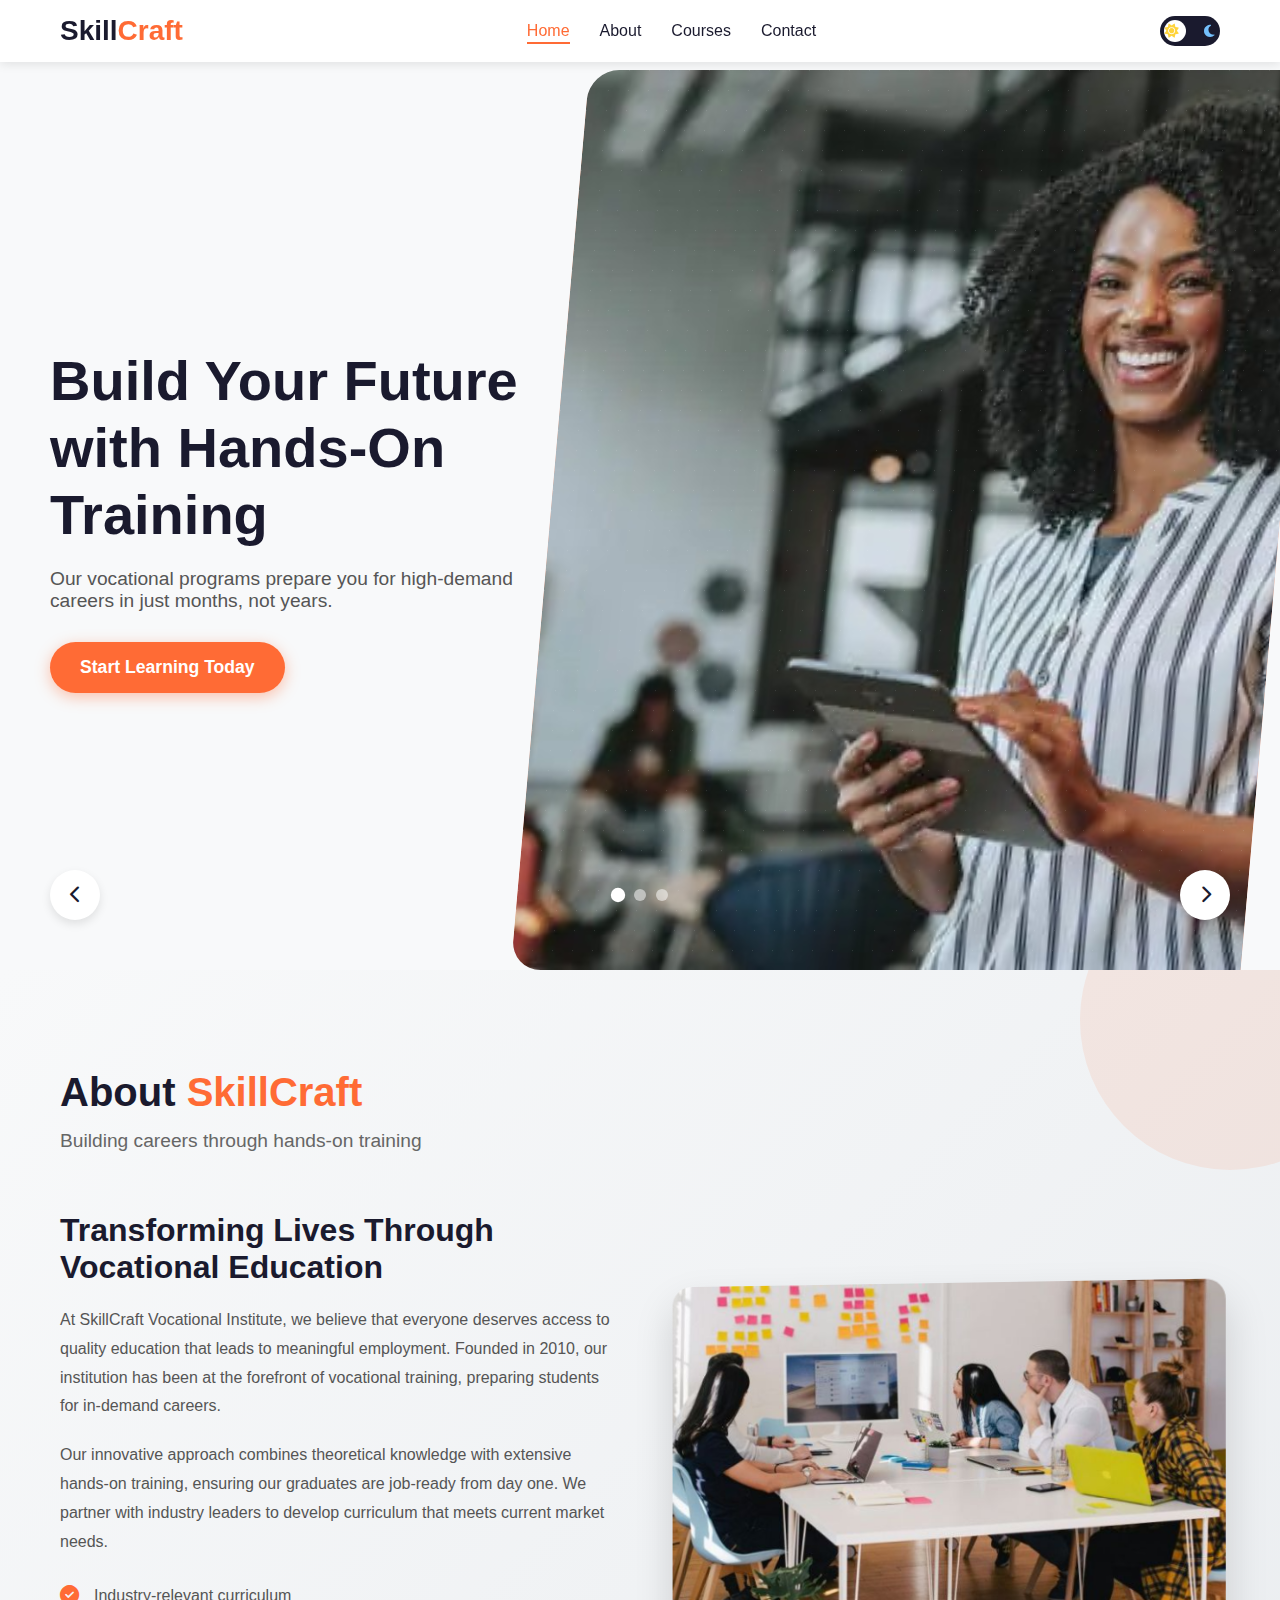
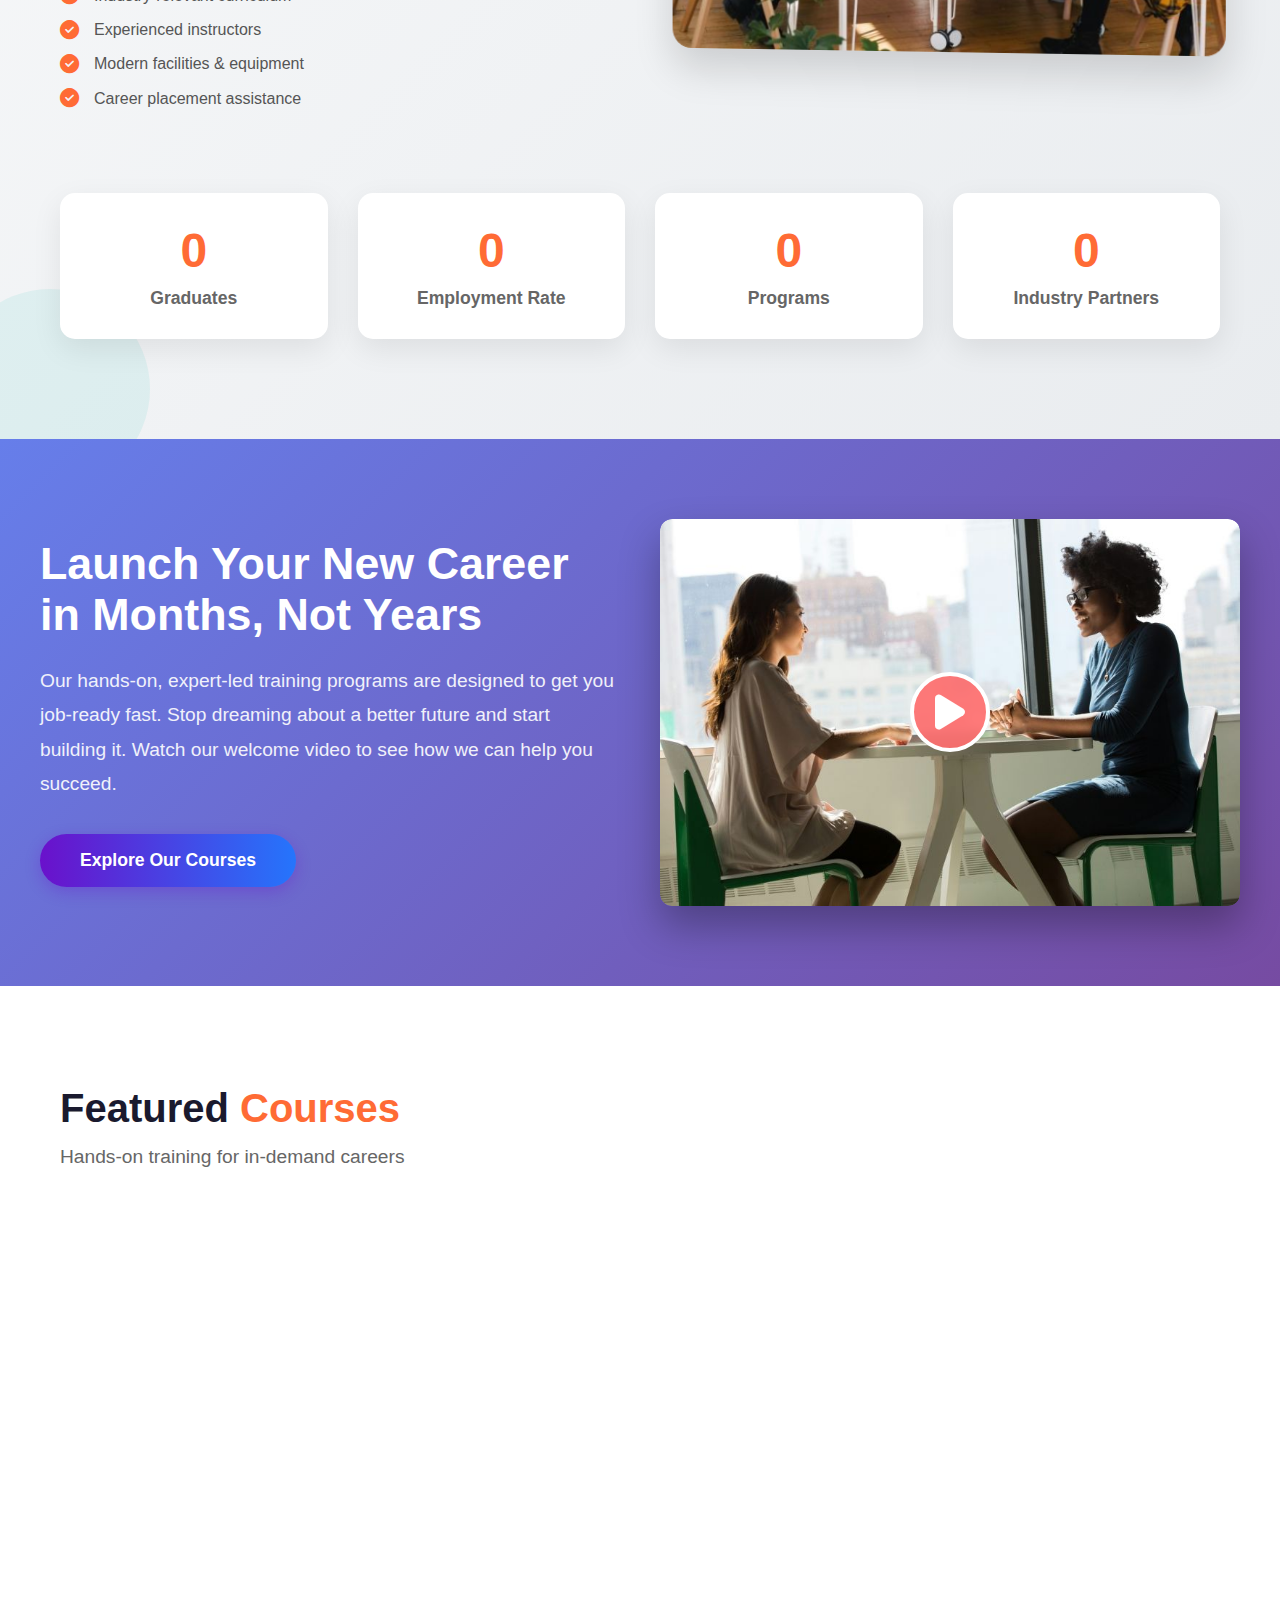
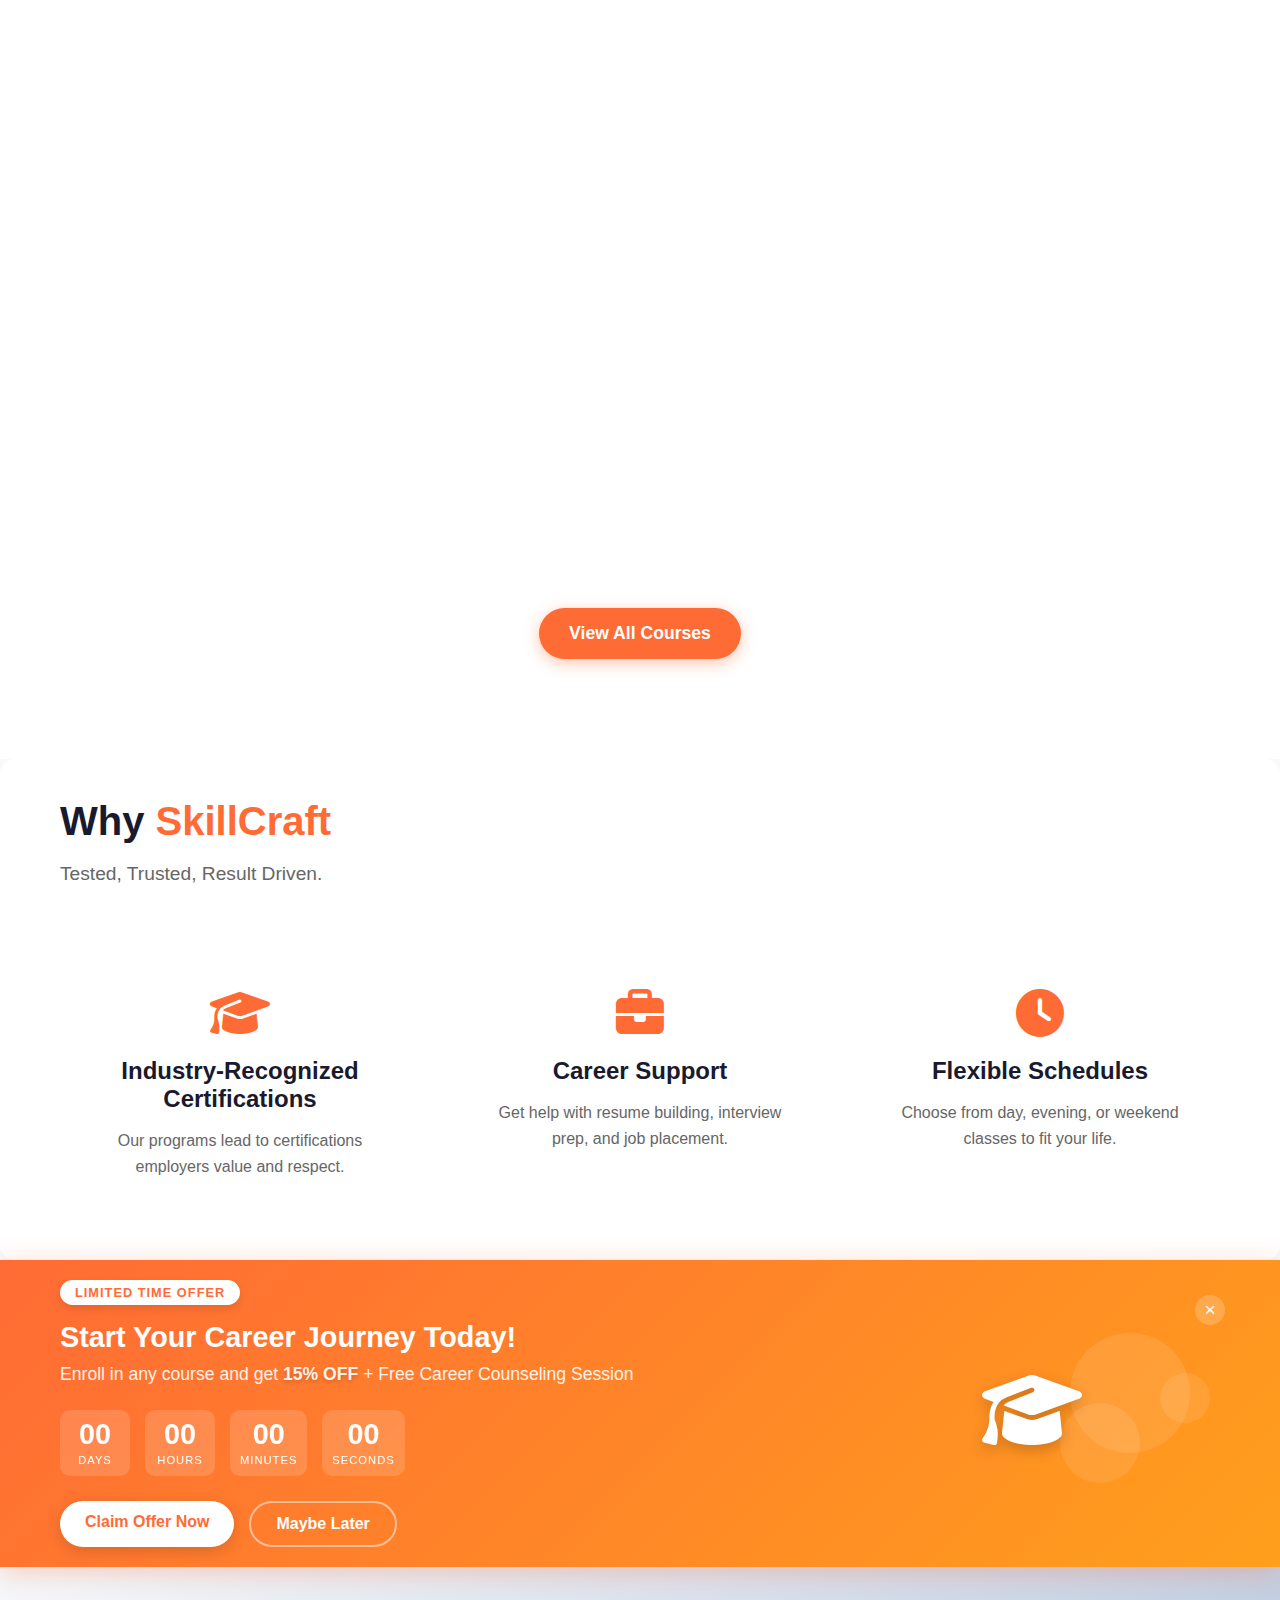
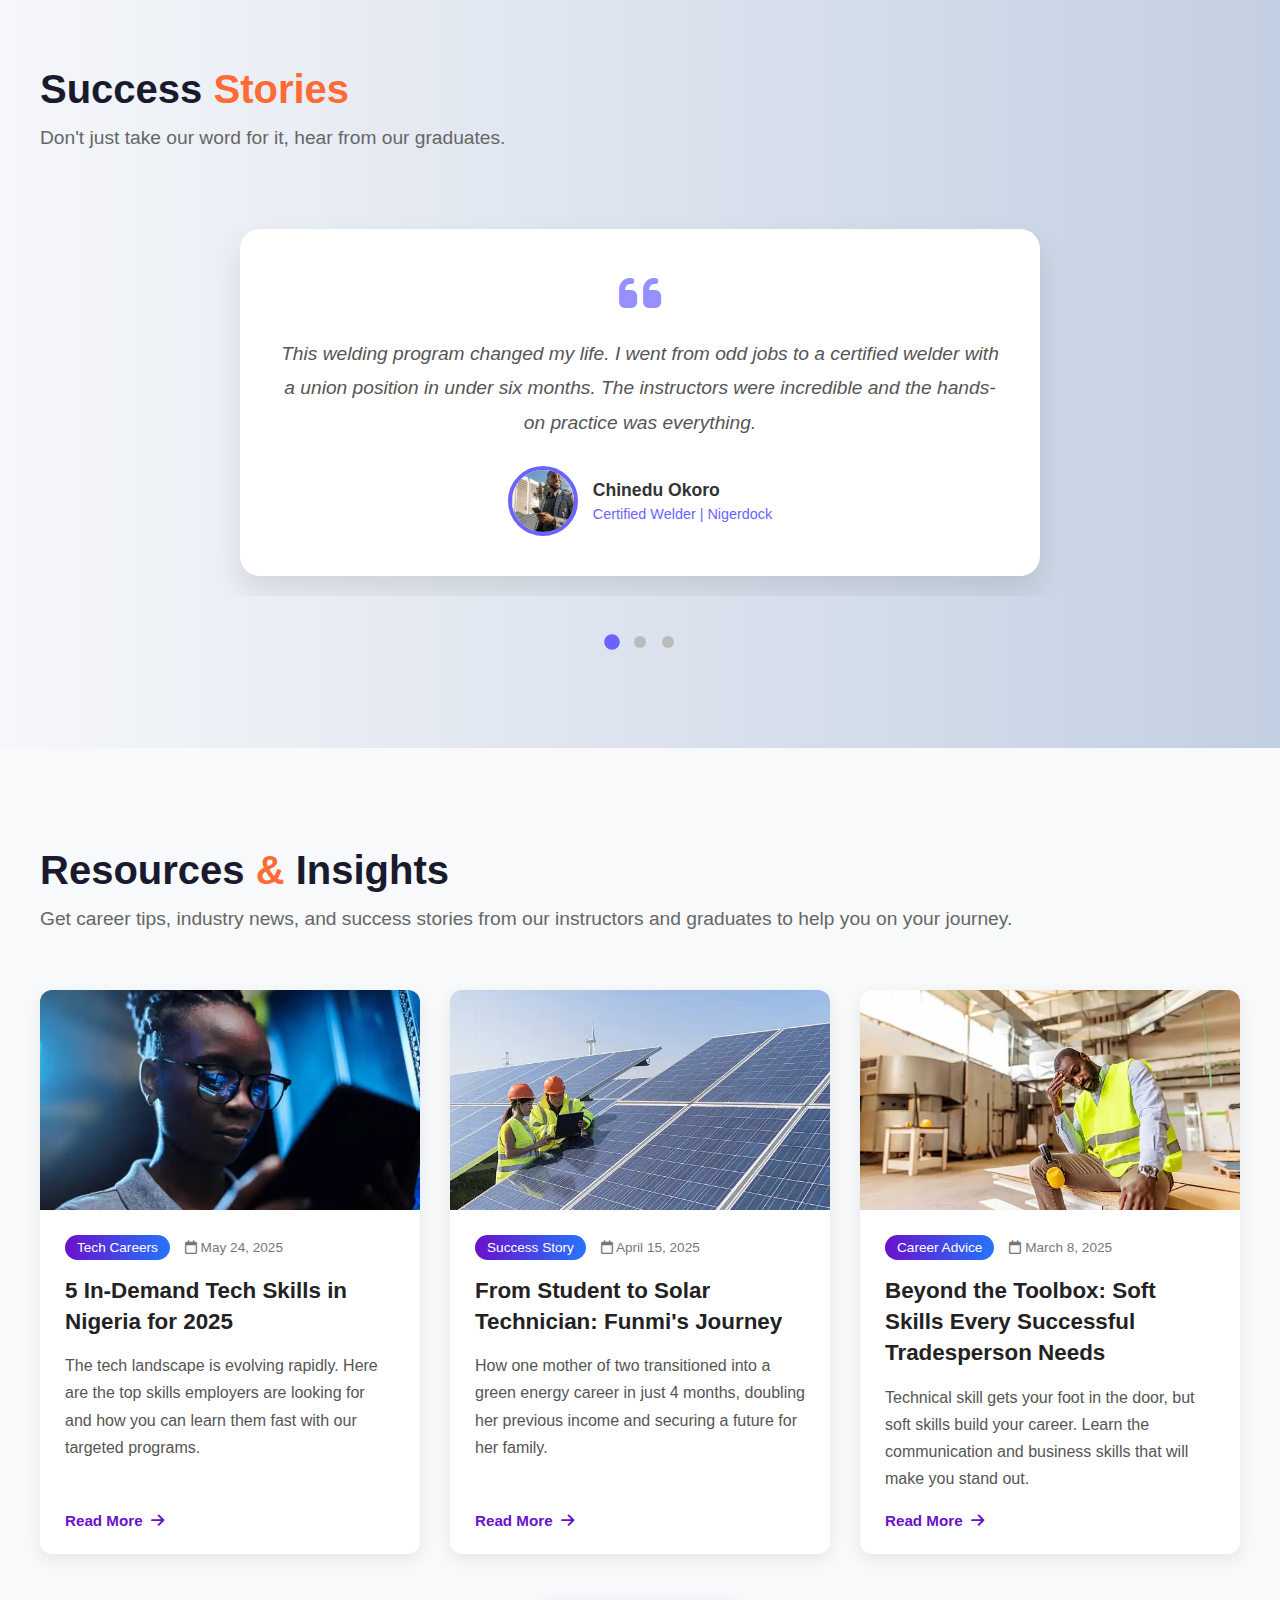
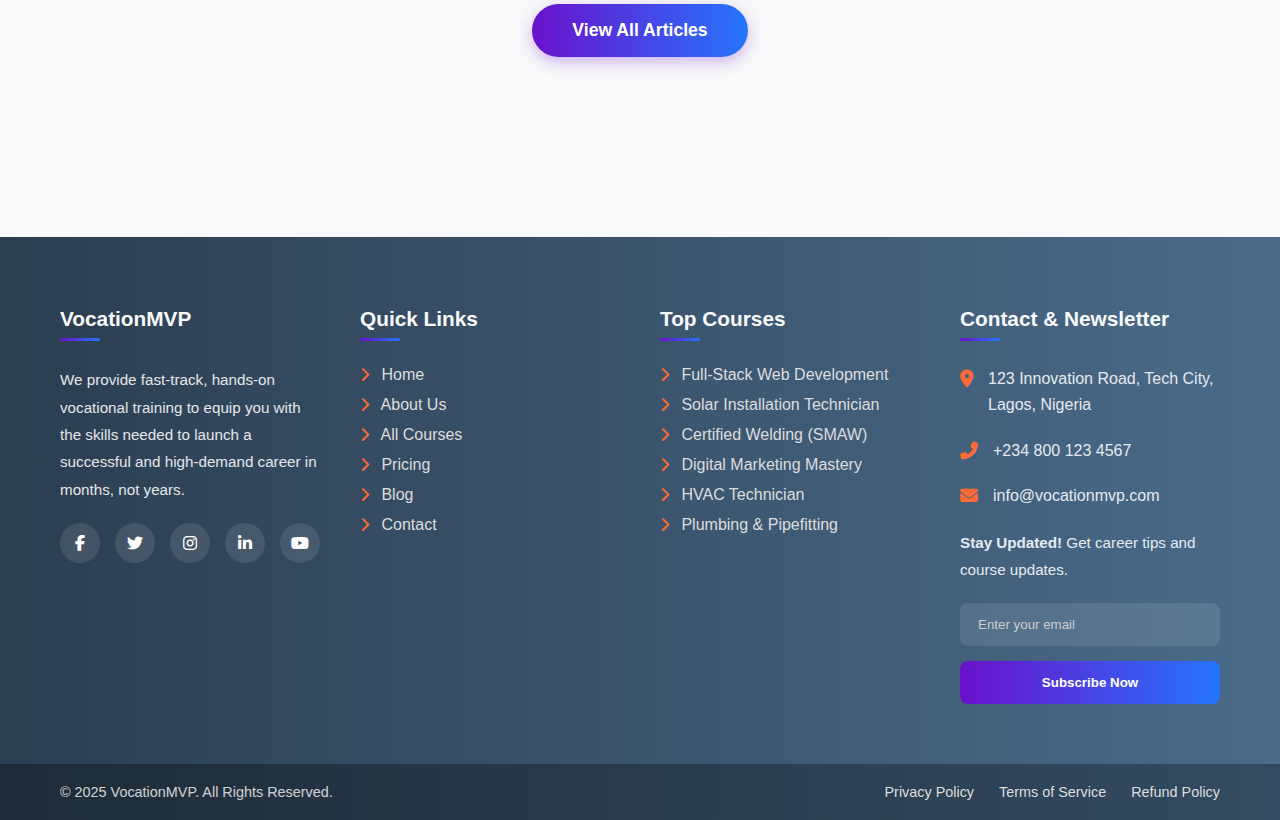
<file: index.html>
<!DOCTYPE html>
<html lang="en">
  <head>
    <meta charset="UTF-8" />
    <meta name="viewport" content="width=device-width, initial-scale=1.0" />
    <title>SkillCraft Vocational Institute</title>
    <link rel="stylesheet" href="css/styles.css" />
    <link
      rel="stylesheet"
      href="https://cdnjs.cloudflare.com/ajax/libs/font-awesome/6.4.0/css/all.min.css"
    />
  </head>
  <body>
    <!-- Header Section -->
    <header class="header">
      <div class="container">
        <div class="logo">
          <h2>Skill<span>Craft</span></h2>
        </div>
        <nav class="navigation">
          <ul>
            <li><a href="#" class="active">Home</a></li>
            <li><a href="about.html">About</a></li>
            <li><a href="#courses">Courses</a></li>
            <li><a href="#">Contact</a></li>
          </ul>
        </nav>
        <div class="theme-toggle">
          <input type="checkbox" id="darkModeToggle" class="toggle-checkbox" />
          <label for="darkModeToggle" class="toggle-label">
            <i class="fas fa-sun"></i>
            <i class="fas fa-moon"></i>
            <span class="toggle-ball"></span>
          </label>
        </div>
      </div>
    </header>

    <!-- Hero Carousel Section -->
    <section class="hero">
      <div class="carousel">
        <!-- Slide 1 -->
        <div class="slide active">
          <div class="slide-content">
            <h1>Build Your Future with Hands-On Training</h1>
            <p>
              Our vocational programs prepare you for high-demand careers in
              just months, not years.
            </p>
            <a href="#courses" class="cta-btn">Start Learning Today</a>
          </div>
          <div
            class="slide-image"
            style="
              background-color: #ff6b35;
              background-image: url('img/slide1.jpg');
              background-size: cover;
              z-index: -1;
              background-position: center;
              background-repeat: no-repeat;
            "
          ></div>
        </div>

        <!-- Slide 2 -->
        <div class="slide">
          <div class="slide-content">
            <h1>Learn from Industry Professionals</h1>
            <p>
              Gain real-world experience from instructors who are experts in
              their fields.
            </p>
            <a href="#courses" class="cta-btn">Start Learning Today</a>
          </div>
          <div
            class="slide-image"
            style="
              background-color: #2ec4b6;
              background-image: url('img/slide2.jpg');
              background-size: cover;
              z-index: -1;
              background-position: center;
              background-repeat: no-repeat;
            "
          ></div>
        </div>

        <!-- Slide 3 -->
        <div class="slide">
          <div class="slide-content">
            <h1>90% Job Placement Rate</h1>
            <p>
              Our graduates get hired quickly in well-paying careers they love.
            </p>
            <a href="#courses" class="cta-btn">Start Learning Today</a>
          </div>
          <div
            class="slide-image"
            style="
              background-color: #ff9f1c;
              background-image: url('img/slide4.jpg');
              background-size: cover;
              z-index: -1;
              background-position: center;
              background-repeat: no-repeat;
            "
          ></div>
        </div>
      </div>

      <!-- Carousel Controls -->
      <div class="carousel-controls">
        <button class="control-btn prev">
          <i class="fas fa-chevron-left"></i>
        </button>
        <div class="indicators">
          <span class="indicator active"></span>
          <span class="indicator"></span>
          <span class="indicator"></span>
        </div>
        <button class="control-btn next">
          <i class="fas fa-chevron-right"></i>
        </button>
      </div>
    </section>

    <!-- About Us Section -->
    <section id="about" class="about-us">
      <div class="container">
        <h2 class="section-title">About <span>SkillCraft</span></h2>
        <p class="section-subtitle">
          Building careers through hands-on training
        </p>

        <div class="about-content">
          <div class="about-text">
            <h3>Transforming Lives Through Vocational Education</h3>
            <p>
              At SkillCraft Vocational Institute, we believe that everyone
              deserves access to quality education that leads to meaningful
              employment. Founded in 2010, our institution has been at the
              forefront of vocational training, preparing students for in-demand
              careers.
            </p>

            <p>
              Our innovative approach combines theoretical knowledge with
              extensive hands-on training, ensuring our graduates are job-ready
              from day one. We partner with industry leaders to develop
              curriculum that meets current market needs.
            </p>

            <div class="about-features">
              <div class="feature-item">
                <i class="fas fa-check-circle"></i>
                <span>Industry-relevant curriculum</span>
              </div>
              <div class="feature-item">
                <i class="fas fa-check-circle"></i>
                <span>Experienced instructors</span>
              </div>
              <div class="feature-item">
                <i class="fas fa-check-circle"></i>
                <span>Modern facilities & equipment</span>
              </div>
              <div class="feature-item">
                <i class="fas fa-check-circle"></i>
                <span>Career placement assistance</span>
              </div>
            </div>
          </div>

          <div class="about-image">
            <div class="image-container">
              <img
                src="img/slide6.jpg"
                alt="Welcome to Vocation MVP"
                class="video-thumbnail"
              />
              <div class="image-overlay"></div>
            </div>
          </div>
        </div>

        <!-- Statistics Section -->
        <div class="statistics">
          <div class="stat-item">
            <div class="stat-number" data-count="5000">0</div>
            <div class="stat-label">Graduates</div>
          </div>
          <div class="stat-item">
            <div class="stat-number" data-count="92">0</div>
            <div class="stat-label">Employment Rate</div>
          </div>
          <div class="stat-item">
            <div class="stat-number" data-count="15">0</div>
            <div class="stat-label">Programs</div>
          </div>
          <div class="stat-item">
            <div class="stat-number" data-count="50">0</div>
            <div class="stat-label">Industry Partners</div>
          </div>
        </div>
      </div>
    </section>

    <!-- Welcome Video Section -->
    <section class="welcome-section">
      <div class="welcome-container">
        <!-- Text Content on the Left -->
        <div class="welcome-content">
          <h2>Launch Your New Career in Months, Not Years</h2>
          <p>
            Our hands-on, expert-led training programs are designed to get you
            job-ready fast. Stop dreaming about a better future and start
            building it. Watch our welcome video to see how we can help you
            succeed.
          </p>
          <a href="/courses" class="cta-button">Explore Our Courses</a>
        </div>

        <!-- Video Thumbnail on the Right -->
        <div class="welcome-video" id="videoThumbnail">
          <!-- Replace THUMBNAIL_JPG_LINK with your actual thumbnail image URL -->
          <img
            src="img/slide5.jpg"
            alt="Welcome to Vocation MVP"
            class="video-thumbnail"
          />
          <div class="play-button">
            <i class="fas fa-play"></i>
          </div>
        </div>
      </div>
    </section>

    <!-- The Modal -->
    <div class="video-modal" id="videoModal">
      <div class="modal-content">
        <span class="close-modal" id="closeModal">&times;</span>
        <div class="video-iframe-container">
          <!-- The iframe will be injected here by JavaScript -->
        </div>
      </div>
    </div>

    <!-- Featured Courses Section -->
    <section id="courses" class="featured-courses">
      <div class="container">
        <h2 class="section-title">Featured <span>Courses</span></h2>
        <p class="section-subtitle">Hands-on training for in-demand careers</p>

        <div class="courses-grid">
          <!-- Course 1 -->
          <div class="course-card">
            <div class="course-image">
              <div class="course-category">Technology</div>
              <img src="img/web.jpg" alt="Web Development" />
            </div>
            <div class="course-content">
              <h3>Full Stack Web Development</h3>
              <p>
                Learn front-end and back-end development to build complete web
                applications.
              </p>
              <div class="course-details">
                <div class="course-info">
                  <span><i class="far fa-clock"></i> 12 weeks</span>
                  <span><i class="far fa-user"></i> Beginner</span>
                </div>
                <div class="course-price">₦10,299</div>
              </div>
            </div>
            <div class="course-actions">
              <a href="#" class="course-btn">Learn More</a>
              <a href="#" class="course-btn outline">Enroll Now</a>
            </div>
          </div>

          <!-- Course 2 -->
          <div class="course-card">
            <div class="course-image">
              <div class="course-category">Healthcare</div>
              <img src="img/health.jpg" alt="Healthcare" />
            </div>
            <div class="course-content">
              <h3>Medical Assistant Program</h3>
              <p>
                Prepare for a rewarding career in healthcare with hands-on
                clinical training.
              </p>
              <div class="course-details">
                <div class="course-info">
                  <span><i class="far fa-clock"></i> 16 weeks</span>
                  <span><i class="far fa-user"></i> Intermediate</span>
                </div>
                <div class="course-price">₦10,599</div>
              </div>
            </div>
            <div class="course-actions">
              <a href="#" class="course-btn">Learn More</a>
              <a href="#" class="course-btn outline">Enroll Now</a>
            </div>
          </div>

          <!-- Course 3 -->
          <div class="course-card">
            <div class="course-image">
              <div class="course-category">Skilled Trades</div>
              <img src="img/electrical.jpg" alt="Electrical" />
            </div>
            <div class="course-content">
              <h3>Electrical Technician</h3>
              <p>
                Master residential and commercial electrical systems with expert
                instructors.
              </p>
              <div class="course-details">
                <div class="course-info">
                  <span><i class="far fa-clock"></i> 18 weeks</span>
                  <span><i class="far fa-user"></i> Beginner</span>
                </div>
                <div class="course-price">₦10,899</div>
              </div>
            </div>
            <div class="course-actions">
              <a href="#" class="course-btn">Learn More</a>
              <a href="#" class="course-btn outline">Enroll Now</a>
            </div>
          </div>

          <!-- Course 4 -->
          <div class="course-card">
            <div class="course-image">
              <div class="course-category">Culinary</div>
              <img src="img/culinary.jpg" alt="Culinary Arts" />
            </div>
            <div class="course-content">
              <h3>Culinary Arts Program</h3>
              <p>
                Develop professional cooking skills in our state-of-the-art
                kitchen facilities.
              </p>
              <div class="course-details">
                <div class="course-info">
                  <span><i class="far fa-clock"></i> 14 weeks</span>
                  <span><i class="far fa-user"></i> All Levels</span>
                </div>
                <div class="course-price">₦10,499</div>
              </div>
            </div>
            <div class="course-actions">
              <a href="#" class="course-btn">Learn More</a>
              <a href="#" class="course-btn outline">Enroll Now</a>
            </div>
          </div>

          <!-- Course 5 -->
          <div class="course-card">
            <div class="course-image">
              <div class="course-category">Technology</div>
              <img src="img/data.jpg" alt="Data Science" />
            </div>
            <div class="course-content">
              <h3>Data Analytics Bootcamp</h3>
              <p>
                Learn to analyze and visualize data to drive business decisions
                and insights.
              </p>
              <div class="course-details">
                <div class="course-info">
                  <span><i class="far fa-clock"></i> 10 weeks</span>
                  <span><i class="far fa-user"></i> Intermediate</span>
                </div>
                <div class="course-price">₦10,799</div>
              </div>
            </div>
            <div class="course-actions">
              <a href="#" class="course-btn">Learn More</a>
              <a href="#" class="course-btn outline">Enroll Now</a>
            </div>
          </div>

          <!-- Course 6 -->
          <div class="course-card">
            <div class="course-image">
              <div class="course-category">Skilled Trades</div>
              <img src="img/skilld.jpg" alt="HVAC" />
            </div>
            <div class="course-content">
              <h3>HVAC Technician</h3>
              <p>
                Learn heating, ventilation, and air conditioning systems
                installation and repair.
              </p>
              <div class="course-details">
                <div class="course-info">
                  <span><i class="far fa-clock"></i> 16 weeks</span>
                  <span><i class="far fa-user"></i> Beginner</span>
                </div>
                <div class="course-price">₦10,699</div>
              </div>
            </div>
            <div class="course-actions">
              <a href="#" class="course-btn">Learn More</a>
              <a href="#" class="course-btn outline">Enroll Now</a>
            </div>
          </div>
        </div>

        <div class="courses-cta">
          <a href="#" class="cta-btn">View All Courses</a>
        </div>
      </div>
    </section>

    <!-- Features Section -->
    <section class="feature">
      <div class="container">
        <h2 class="section-title" style="text-align: left">
          Why <span>SkillCraft</span>
        </h2>
        <p class="section-subtitle">Tested, Trusted, Result Driven.</p>
        <div class="features-grid">
          <div class="feature">
            <i class="fas fa-graduation-cap"></i>
            <h3>Industry-Recognized Certifications</h3>
            <p>
              Our programs lead to certifications employers value and respect.
            </p>
          </div>
          <div class="feature">
            <i class="fas fa-briefcase"></i>
            <h3>Career Support</h3>
            <p>
              Get help with resume building, interview prep, and job placement.
            </p>
          </div>
          <div class="feature">
            <i class="fas fa-clock"></i>
            <h3>Flexible Schedules</h3>
            <p>
              Choose from day, evening, or weekend classes to fit your life.
            </p>
          </div>
        </div>
      </div>
    </section>

    <!-- Advertisement Banner -->
    <section class="ad-banner">
      <div class="ad-container">
        <div class="ad-content">
          <span class="ad-badge">Limited Time Offer</span>
          <h2 class="ad-title">Start Your Career Journey Today!</h2>
          <p class="ad-description">
            Enroll in any course and get
            <span class="highlight">15% OFF</span> + Free Career Counseling
            Session
          </p>
          <div class="ad-timer">
            <div class="timer-item">
              <span class="timer-number" id="days">00</span>
              <span class="timer-label">Days</span>
            </div>
            <div class="timer-item">
              <span class="timer-number" id="hours">00</span>
              <span class="timer-label">Hours</span>
            </div>
            <div class="timer-item">
              <span class="timer-number" id="minutes">00</span>
              <span class="timer-label">Minutes</span>
            </div>
            <div class="timer-item">
              <span class="timer-number" id="seconds">00</span>
              <span class="timer-label">Seconds</span>
            </div>
          </div>
          <div class="ad-actions">
            <a href="#courses" class="ad-btn primary">Claim Offer Now</a>
            <button class="ad-btn secondary" id="close-ad">Maybe Later</button>
          </div>
        </div>
        <div class="ad-visual">
          <div class="ad-circle ad-circle-1"></div>
          <div class="ad-circle ad-circle-2"></div>
          <div class="ad-circle ad-circle-3"></div>
          <div class="ad-icon">
            <i class="fas fa-graduation-cap"></i>
          </div>
        </div>
        <button class="ad-close" id="close-ad-small">×</button>
      </div>
    </section>

    <!-- Testimonials Section -->
    <section class="testimonials-section">
      <div class="testimonials-container">
        <h2 class="section-title" style="text-align: left">
          Success <span>Stories</span>
        </h2>
        <p class="section-subtitle">
          Don't just take our word for it, hear from our graduates.
        </p>

        <div class="testimonial-slider">
          <div class="testimonial-track" id="testimonialTrack">
            <!-- Testimonial 1 -->
            <div class="testimonial-slide">
              <div class="testimonial-card">
                <i class="fas fa-quote-left quote-icon"></i>
                <p class="testimonial-text">
                  This welding program changed my life. I went from odd jobs to
                  a certified welder with a union position in under six months.
                  The instructors were incredible and the hands-on practice was
                  everything.
                </p>
                <div class="testimonial-author">
                  <!-- Replace AVATAR1.jpg -->
                  <img
                    src="img/slide2.jpg"
                    alt="Chinedu Okoro"
                    class="author-avatar"
                  />
                  <div class="author-details">
                    <h4 class="author-name">Chinedu Okoro</h4>
                    <p class="author-title">Certified Welder | Nigerdock</p>
                  </div>
                </div>
              </div>
            </div>

            <!-- Testimonial 2 -->
            <div class="testimonial-slide">
              <div class="testimonial-card">
                <i class="fas fa-quote-left quote-icon"></i>
                <p class="testimonial-text">
                  The Full-Stack Web Development course was intense but worth
                  every minute. The curriculum was up-to-date, and the
                  project-based learning meant I had a portfolio ready for job
                  interviews immediately after graduating.
                </p>
                <div class="testimonial-author">
                  <!-- Replace AVATAR2.jpg -->
                  <img
                    src="img/test1.jpg"
                    alt="Amina Suleiman"
                    class="author-avatar"
                  />
                  <div class="author-details">
                    <h4 class="author-name">Amina Suleiman</h4>
                    <p class="author-title">
                      Junior Developer | TechSolve Africa
                    </p>
                  </div>
                </div>
              </div>
            </div>

            <!-- Testimonial 3 -->
            <div class="testimonial-slide">
              <div class="testimonial-card">
                <i class="fas fa-quote-left quote-icon"></i>
                <p class="testimonial-text">
                  As a single mother, I needed a program that was flexible and
                  fast-tracked. The Solar Installation Technician training was
                  perfect. I now have a stable, well-paying career that allows
                  me to provide for my family and be home for my kids.
                </p>
                <div class="testimonial-author">
                  <!-- Replace AVATAR3.jpg -->
                  <img
                    src="img/test2.jpg"
                    alt="Funmi Adebayo"
                    class="author-avatar"
                  />
                  <div class="author-details">
                    <h4 class="author-name">Funmi Adebayo</h4>
                    <p class="author-title">
                      Solar Technician | GreenLight Energy
                    </p>
                  </div>
                </div>
              </div>
            </div>
          </div>
        </div>

        <!-- Slider Navigation Dots -->
        <div class="slider-dots" id="sliderDots">
          <!-- Dots are injected by JavaScript -->
        </div>
      </div>
    </section>

    <!-- Blog Section -->
    <section class="blog-section">
      <div class="blog-container">
        <div class="blog-header">
          <h2 class="blog-title">Resources <span>&AMP;</span> Insights</h2>
          <p class="blog-subtitle">
            Get career tips, industry news, and success stories from our
            instructors and graduates to help you on your journey.
          </p>
        </div>

        <div class="blog-grid">
          <!-- Blog Post 1 -->
          <article class="blog-card">
            <img
              src="img/blog1.jpg"
              alt="5 In-Demand Tech Skills in Nigeria for 2025"
              class="blog-card-image"
            />
            <div class="blog-card-content">
              <div class="blog-card-meta">
                <span class="blog-card-category">Tech Careers</span>
                <span class="blog-card-date"
                  ><i class="far fa-calendar"></i> May 24, 2025</span
                >
              </div>
              <h3 class="blog-card-title">
                <a href="#">5 In-Demand Tech Skills in Nigeria for 2025</a>
              </h3>
              <p class="blog-card-excerpt">
                The tech landscape is evolving rapidly. Here are the top skills
                employers are looking for and how you can learn them fast with
                our targeted programs.
              </p>
              <a href="#" class="blog-card-link"
                >Read More <i class="fas fa-arrow-right"></i
              ></a>
            </div>
          </article>

          <!-- Blog Post 2 -->
          <article class="blog-card">
            <img
              src="img/blog2.jpg"
              alt="From Student to Solar Technician"
              class="blog-card-image"
            />
            <div class="blog-card-content">
              <div class="blog-card-meta">
                <span class="blog-card-category">Success Story</span>
                <span class="blog-card-date"
                  ><i class="far fa-calendar"></i> April 15, 2025</span
                >
              </div>
              <h3 class="blog-card-title">
                <a href="#"
                  >From Student to Solar Technician: Funmi's Journey</a
                >
              </h3>
              <p class="blog-card-excerpt">
                How one mother of two transitioned into a green energy career in
                just 4 months, doubling her previous income and securing a
                future for her family.
              </p>
              <a href="#" class="blog-card-link"
                >Read More <i class="fas fa-arrow-right"></i
              ></a>
            </div>
          </article>

          <!-- Blog Post 3 -->
          <article class="blog-card">
            <img
              src="img/blog3.jpg"
              alt="Soft Skills for Tradespeople"
              class="blog-card-image"
            />
            <div class="blog-card-content">
              <div class="blog-card-meta">
                <span class="blog-card-category">Career Advice</span>
                <span class="blog-card-date"
                  ><i class="far fa-calendar"></i> March 8, 2025</span
                >
              </div>
              <h3 class="blog-card-title">
                <a href="#"
                  >Beyond the Toolbox: Soft Skills Every Successful Tradesperson
                  Needs</a
                >
              </h3>
              <p class="blog-card-excerpt">
                Technical skill gets your foot in the door, but soft skills
                build your career. Learn the communication and business skills
                that will make you stand out.
              </p>
              <a href="#" class="blog-card-link"
                >Read More <i class="fas fa-arrow-right"></i
              ></a>
            </div>
          </article>
        </div>

        <div class="blog-cta">
          <a href="/blog" class="view-all-btn">View All Articles</a>
        </div>
      </div>
    </section>

    <!-- Modern Footer -->
    <footer>
      <div class="footer-container">
        <!-- Company Info Column -->
        <div class="footer-col">
          <h4>VocationMVP</h4>
          <p>
            We provide fast-track, hands-on vocational training to equip you
            with the skills needed to launch a successful and high-demand career
            in months, not years.
          </p>
          <div class="social-icons">
            <a href="#"><i class="fab fa-facebook-f"></i></a>
            <a href="#"><i class="fab fa-twitter"></i></a>
            <a href="#"><i class="fab fa-instagram"></i></a>
            <a href="#"><i class="fab fa-linkedin-in"></i></a>
            <a href="#"><i class="fab fa-youtube"></i></a>
          </div>
        </div>

        <!-- Quick Links Column -->
        <div class="footer-col">
          <h4>Quick Links</h4>
          <ul class="footer-links">
            <li>
              <a href="#"><i class="fas fa-chevron-right"></i> Home</a>
            </li>
            <li>
              <a href="#"><i class="fas fa-chevron-right"></i> About Us</a>
            </li>
            <li>
              <a href="#"><i class="fas fa-chevron-right"></i> All Courses</a>
            </li>
            <li>
              <a href="#"><i class="fas fa-chevron-right"></i> Pricing</a>
            </li>
            <li>
              <a href="#"><i class="fas fa-chevron-right"></i> Blog</a>
            </li>
            <li>
              <a href="#"><i class="fas fa-chevron-right"></i> Contact</a>
            </li>
          </ul>
        </div>

        <!-- Popular Courses Column -->
        <div class="footer-col">
          <h4>Top Courses</h4>
          <ul class="footer-links">
            <li>
              <a href="#"
                ><i class="fas fa-chevron-right"></i> Full-Stack Web
                Development</a
              >
            </li>
            <li>
              <a href="#"
                ><i class="fas fa-chevron-right"></i> Solar Installation
                Technician</a
              >
            </li>
            <li>
              <a href="#"
                ><i class="fas fa-chevron-right"></i> Certified Welding
                (SMAW)</a
              >
            </li>
            <li>
              <a href="#"
                ><i class="fas fa-chevron-right"></i> Digital Marketing
                Mastery</a
              >
            </li>
            <li>
              <a href="#"
                ><i class="fas fa-chevron-right"></i> HVAC Technician</a
              >
            </li>
            <li>
              <a href="#"
                ><i class="fas fa-chevron-right"></i> Plumbing & Pipefitting</a
              >
            </li>
          </ul>
        </div>

        <!-- Contact & Newsletter Column -->
        <div class="footer-col">
          <h4>Contact & Newsletter</h4>
          <ul class="contact-info">
            <li>
              <i class="fas fa-map-marker-alt"></i>
              <span>123 Innovation Road, Tech City, Lagos, Nigeria</span>
            </li>
            <li>
              <i class="fas fa-phone-alt"></i>
              <span>+234 800 123 4567</span>
            </li>
            <li>
              <i class="fas fa-envelope"></i>
              <span>info@vocationmvp.com</span>
            </li>
          </ul>

          <p>
            <strong>Stay Updated!</strong> Get career tips and course updates.
          </p>
          <form class="newsletter-form">
            <input
              type="email"
              class="newsletter-input"
              placeholder="Enter your email"
              required
            />
            <button type="submit" class="subscribe-btn">Subscribe Now</button>
          </form>
        </div>
      </div>

      <!-- Footer Bottom Bar -->
      <div class="footer-bottom">
        <div class="footer-bottom-container">
          <div class="copyright">
            &copy; 2025 VocationMVP. All Rights Reserved.
          </div>
          <div class="footer-bottom-links">
            <a href="#">Privacy Policy</a>
            <a href="#">Terms of Service</a>
            <a href="#">Refund Policy</a>
          </div>
        </div>
      </div>
    </footer>

    <!-- Mobile Menu Tray -->
    <nav class="mobile-menu-tray">
      <ul>
        <li>
          <a href="#" class="active"><i class="fas fa-home"></i> Home</a>
        </li>
        <li>
          <a href="about.html"><i class="fas fa-info-circle"></i> About</a>
        </li>
        <li>
          <a href="#"><i class="fas fa-book"></i> Courses</a>
        </li>
        <li>
          <a href="#"><i class="fas fa-book"></i> Community</a>
        </li>
        <li>
          <a href="#"><i class="fas fa-book"></i> Gallery</a>
        </li>
        <li>
          <a href="#"><i class="fas fa-phone"></i> Contact</a>
        </li>
      </ul>
    </nav>

    <script src="js/script.js"></script>

    <script>
      // Get DOM Elements
      const videoThumbnail = document.getElementById("videoThumbnail");
      const videoModal = document.getElementById("videoModal");
      const closeModal = document.getElementById("closeModal");
      const iframeContainer = document.querySelector(".video-iframe-container");

      // Replace 'YOUTUBE_VIDEO_ID' with your actual YouTube Video ID
      // Example: For https://www.youtube.com/watch?v=abc123, the ID is 'abc123'
      const youtubeVideoId = "YOUTUBE_VIDEO_ID";

      // Function to open the modal and play the video
      function openModal() {
        // Create the iframe with the YouTube URL and autoplay
        iframeContainer.innerHTML = `<iframe src="https://www.youtube.com/embed/${youtubeVideoId}?autoplay=1&rel=0" allow="autoplay; encrypted-media" allowfullscreen></iframe>`;
        // Show the modal
        videoModal.classList.add("active");
        // Prevent body from scrolling when modal is open
        document.body.style.overflow = "hidden";
      }

      // Function to close the modal and stop the video
      function closeVideoModal() {
        // Hide the modal
        videoModal.classList.remove("active");
        // Remove the iframe to stop the video from playing in the background
        iframeContainer.innerHTML = "";
        // Allow body to scroll again
        document.body.style.overflow = "auto";
      }

      // Event Listeners
      videoThumbnail.addEventListener("click", openModal);
      closeModal.addEventListener("click", closeVideoModal);

      // Close modal if user clicks anywhere outside the video content
      videoModal.addEventListener("click", (e) => {
        if (e.target === videoModal) {
          closeVideoModal();
        }
      });
    </script>

    <script>
      document.addEventListener("DOMContentLoaded", function () {
        const track = document.getElementById("testimonialTrack");
        const dotsContainer = document.getElementById("sliderDots");
        const slides = document.querySelectorAll(".testimonial-slide");
        const totalSlides = slides.length;

        let currentIndex = 0;
        let autoSlideInterval;

        // Create dots based on number of slides
        for (let i = 0; i < totalSlides; i++) {
          const dot = document.createElement("span");
          dot.classList.add("dot");
          if (i === 0) dot.classList.add("active");
          dot.setAttribute("data-index", i);
          dot.addEventListener("click", () => moveToSlide(i));
          dotsContainer.appendChild(dot);
        }

        const dots = document.querySelectorAll(".dot");

        // Function to move to a specific slide
        function moveToSlide(index) {
          // Update current index
          currentIndex = index;
          // Move the track
          track.style.transform = `translateX(-${currentIndex * 100}%)`;
          // Update active dot
          dots.forEach((dot) => dot.classList.remove("active"));
          dots[currentIndex].classList.add("active");
          // Reset the auto-slide timer
          resetAutoSlide();
        }

        // Function for automatic sliding
        function startAutoSlide() {
          autoSlideInterval = setInterval(() => {
            currentIndex = (currentIndex + 1) % totalSlides;
            moveToSlide(currentIndex);
          }, 5000); // Change slide every 5 seconds
        }

        // Function to reset the auto-slide timer
        function resetAutoSlide() {
          clearInterval(autoSlideInterval);
          startAutoSlide();
        }

        // Start auto-sliding when the page loads
        startAutoSlide();

        // Pause auto-slide when user hovers over the slider
        const slider = document.querySelector(".testimonial-slider");
        slider.addEventListener("mouseenter", () => {
          clearInterval(autoSlideInterval);
        });
        slider.addEventListener("mouseleave", startAutoSlide);
      });
    </script>
  </body>
</html>
</file>
<file: css/styles.css>
/* Reset and Base Styles */
* {
  margin: 0;
  padding: 0;
  box-sizing: border-box;
  font-family: "Poppins", sans-serif;
}

:root {
  --primary: #ff6b35;
  --secondary: #2ec4b6;
  --accent: #ff9f1c;
  --dark: #1a1a2e;
  --light: #f8f9fa;
}

body {
  overflow-x: hidden;
  color: var(--dark);
  background-color: var(--light);
}

.container {
  width: 100%;
  max-width: 1200px;
  margin: 0 auto;
  padding: 0 20px;
}

/* Theme Toggle Styles */
.theme-toggle {
  position: relative;
  display: flex;
  align-items: center;
}

.toggle-checkbox {
  display: none;
}

.toggle-label {
  width: 60px;
  height: 30px;
  background: var(--dark);
  border-radius: 50px;
  position: relative;
  cursor: pointer;
  display: flex;
  align-items: center;
  justify-content: space-between;
  padding: 5px;
  box-sizing: border-box;
  transition: background 0.3s ease;
}

.toggle-label i {
  font-size: 14px;
  color: white;
  z-index: 1;
}

.toggle-label .fa-sun {
  color: #ffd43b;
}

.toggle-label .fa-moon {
  color: #74c0fc;
}

.toggle-ball {
  position: absolute;
  width: 22px;
  height: 22px;
  background: white;
  border-radius: 50%;
  top: 4px;
  left: 4px;
  transition: transform 0.3s ease;
}

.toggle-checkbox:checked + .toggle-label {
  background: var(--primary);
}

.toggle-checkbox:checked + .toggle-label .toggle-ball {
  transform: translateX(30px);
}

/* Dark Theme Variables */
:root {
  --primary: #ff6b35;
  --secondary: #2ec4b6;
  --accent: #ff9f1c;
  --dark: #1a1a2e;
  --light: #f8f9fa;
  --text-primary: #1a1a2e;
  --text-secondary: #555;
  --bg-primary: #f8f9fa;
  --bg-secondary: #ffffff;
  --card-bg: #ffffff;
  --border-color: #e9ecef;
}

[data-theme="dark"] {
  --text-primary: #f8f9fa;
  --text-secondary: #adb5bd;
  --bg-primary: #121212;
  --bg-secondary: #1e1e1e;
  --card-bg: #1e1e1e;
  --border-color: #2d2d2d;
  --dark: #121212;
}

/* Apply Dark Theme Styles */
[data-theme="dark"] body {
  background-color: var(--bg-primary);
  color: var(--text-primary);
}

[data-theme="dark"] .header {
  background-color: rgba(30, 30, 30, 0.95);
  box-shadow: 0 2px 10px rgba(0, 0, 0, 0.3);
}

[data-theme="dark"] .navigation a {
  color: var(--text-primary);
}

[data-theme="dark"] .slide-content h1 {
  color: var(--text-primary);
}

[data-theme="dark"] .slide-content p {
  color: var(--text-secondary);
}

[data-theme="dark"] .features {
  background: var(--bg-secondary);
}

[data-theme="dark"] .feature {
  background: var(--card-bg);
  box-shadow: 0 5px 15px rgba(0, 0, 0, 0.2);
}

[data-theme="dark"] .feature h3 {
  color: var(--text-primary);
}

[data-theme="dark"] .feature p {
  color: var(--text-secondary);
}

[data-theme="dark"] .featured-courses {
  background: var(--bg-secondary);
}

[data-theme="dark"] .course-card {
  background: var(--card-bg);
  box-shadow: 0 5px 15px rgba(0, 0, 0, 0.1);
}

[data-theme="dark"] .course-content h3 {
  color: var(--text-primary);
}

[data-theme="dark"] .course-content p {
  color: var(--text-secondary);
}

[data-theme="dark"] .course-info span {
  color: var(--text-secondary);
}

[data-theme="dark"] .about-us {
  background: linear-gradient(
    135deg,
    var(--bg-secondary) 0%,
    var(--card-bg) 100%
  );
}

[data-theme="dark"] .about-text h3 {
  color: var(--text-primary);
}

[data-theme="dark"] .about-text p {
  color: var(--text-secondary);
}

[data-theme="dark"] .feature-item span {
  color: var(--text-secondary);
}

[data-theme="dark"] .stat-item {
  background: var(--card-bg);
  box-shadow: 0 10px 30px rgba(0, 0, 0, 0.15);
}

[data-theme="dark"] .stat-label {
  color: var(--text-secondary);
}

[data-theme="dark"] .accreditations {
  background: linear-gradient(135deg, #0d0d17 0%, #121228 100%);
}

[data-theme="dark"] .accreditation-item,
[data-theme="dark"] .partner-item {
  background: rgba(255, 255, 255, 0.05);
  border: 1px solid rgba(255, 255, 255, 0.1);
}

[data-theme="dark"] .partnership-cta {
  border-top: 1px solid rgba(255, 255, 255, 0.1);
}

/* Mobile menu tray in dark mode */
[data-theme="dark"] .mobile-menu-tray {
  background: var(--card-bg);
  box-shadow: 0 -2px 10px rgba(0, 0, 0, 0.3);
}

[data-theme="dark"] .mobile-menu-tray a {
  color: var(--text-primary);
}

/* Responsive adjustments for theme toggle */
@media (max-width: 768px) {
  .theme-toggle {
    margin-left: auto;
    margin-right: 15px;
  }

  .toggle-label {
    width: 50px;
    height: 25px;
  }

  .toggle-ball {
    width: 19px;
    height: 19px;
  }

  .toggle-checkbox:checked + .toggle-label .toggle-ball {
    transform: translateX(25px);
  }
}

/* Header Styles */
.header {
  position: fixed;
  top: 0;
  left: 0;
  width: 100%;
  z-index: 1000;
  background-color: rgba(255, 255, 255, 0.95);
  box-shadow: 0 2px 10px rgba(0, 0, 0, 0.1);
  padding: 15px 0;
}

.header .container {
  display: flex;
  justify-content: space-between;
  align-items: center;
}

.logo h2 {
  font-weight: 700;
  font-size: 28px;
}

.logo span {
  color: var(--primary);
}

.navigation ul {
  display: flex;
  list-style: none;
  gap: 30px;
}

.navigation a {
  text-decoration: none;
  color: var(--dark);
  font-weight: 500;
  transition: color 0.3s;
  position: relative;
}

.navigation a:hover,
.navigation a.active {
  color: var(--primary);
}

.navigation a::after {
  content: "";
  position: absolute;
  bottom: -5px;
  left: 0;
  width: 0;
  height: 2px;
  background-color: var(--primary);
  transition: width 0.3s;
}

.navigation a:hover::after,
.navigation a.active::after {
  width: 100%;
}

.mobile-menu-btn {
  display: none;
  font-size: 24px;
  cursor: pointer;
}

/* Hero Carousel Styles */
.hero {
  position: relative;
  height: 100vh;
  margin-top: 70px;
  overflow: hidden;
}

.carousel {
  position: relative;
  height: 100%;
}

.slide {
  position: absolute;
  top: 0;
  left: 0;
  width: 100%;
  height: 100%;
  display: flex;
  align-items: center;
  opacity: 0;
  transition: opacity 1s ease;
}

.slide.active {
  opacity: 1;
}

.slide-content {
  flex: 1;
  padding: 0 50px;
  z-index: 2;
  max-width: 600px;
}

.slide-content h1 {
  font-size: 3.5rem;
  margin-bottom: 20px;
  color: var(--dark);
  line-height: 1.2;
}

.slide-content p {
  font-size: 1.2rem;
  margin-bottom: 30px;
  color: #555;
}

.cta-btn {
  display: inline-block;
  padding: 15px 30px;
  background-color: var(--primary);
  color: white;
  text-decoration: none;
  border-radius: 30px;
  font-weight: 600;
  font-size: 1.1rem;
  transition: all 0.3s;
  box-shadow: 0 4px 15px rgba(255, 107, 53, 0.4);
}

.cta-btn:hover {
  background-color: var(--accent);
  transform: translateY(-3px);
  box-shadow: 0 6px 20px rgba(255, 159, 28, 0.5);
}

.slide-image {
  flex: 1;
  height: 100%;
  background: linear-gradient(45deg, var(--primary), var(--accent));
  border-radius: 30px 0 0 30px;
  transform: skewX(-5deg);
  margin-left: -50px;
  position: relative;
  overflow: hidden;
}

.slide-image::before {
  content: "";
  position: absolute;
  top: 0;
  left: 0;
  width: 100%;
  height: 100%;
  background: url('data:image/svg+xml;utf8,<svg xmlns="http://www.w3.org/2000/svg" viewBox="0 0 200 200"><rect fill="white" opacity="0.1" width="10" height="10"/></svg>');
  background-size: 20px;
}

/* Carousel Controls */
.carousel-controls {
  position: absolute;
  bottom: 50px;
  left: 0;
  width: 100%;
  display: flex;
  justify-content: space-between;
  align-items: center;
  padding: 0 50px;
  z-index: 10;
}

.control-btn {
  width: 50px;
  height: 50px;
  border-radius: 50%;
  background: white;
  border: none;
  color: var(--dark);
  font-size: 18px;
  cursor: pointer;
  box-shadow: 0 4px 10px rgba(0, 0, 0, 0.1);
  transition: all 0.3s;
  display: flex;
  align-items: center;
  justify-content: center;
}

.control-btn:hover {
  background: var(--primary);
  color: white;
}

.indicators {
  display: flex;
  gap: 10px;
}

.indicator {
  width: 12px;
  height: 12px;
  border-radius: 50%;
  background: rgba(255, 255, 255, 0.5);
  cursor: pointer;
  transition: all 0.3s;
}

.indicator.active {
  background: white;
  transform: scale(1.2);
}

/* About Us Section */
.about-us {
  padding: 100px 0;
  background: linear-gradient(135deg, #f8f9fa 0%, #e9ecef 100%);
  position: relative;
  overflow: hidden;
}

.about-us::before {
  content: "";
  position: absolute;
  top: -100px;
  right: -100px;
  width: 300px;
  height: 300px;
  border-radius: 50%;
  background: rgba(255, 107, 53, 0.1);
  z-index: 0;
}

.about-us::after {
  content: "";
  position: absolute;
  bottom: -50px;
  left: -50px;
  width: 200px;
  height: 200px;
  border-radius: 50%;
  background: rgba(46, 196, 182, 0.1);
  z-index: 0;
}

.about-content {
  display: flex;
  gap: 50px;
  align-items: center;
  margin-bottom: 70px;
  position: relative;
  z-index: 1;
}

.about-text {
  flex: 1;
}

.about-text h3 {
  font-size: 2rem;
  margin-bottom: 20px;
  color: var(--dark);
}

.about-text p {
  color: #555;
  line-height: 1.8;
  margin-bottom: 20px;
}

.about-features {
  margin-top: 30px;
}

.feature-item {
  display: flex;
  align-items: center;
  margin-bottom: 15px;
}

.feature-item i {
  color: var(--primary);
  margin-right: 15px;
  font-size: 1.2rem;
}

.feature-item span {
  color: #555;
  font-weight: 500;
}

.about-image {
  flex: 1;
  position: relative;
}

.image-container {
  position: relative;
  border-radius: 20px;
  overflow: hidden;
  box-shadow: 0 20px 40px rgba(0, 0, 0, 0.15);
  transform: perspective(1000px) rotateY(-5deg);
  transition: transform 0.5s ease, box-shadow 0.5s ease;
}

.image-container:hover {
  transform: perspective(1000px) rotateY(0);
  box-shadow: 0 25px 50px rgba(0, 0, 0, 0.2);
}

.image-container img {
  width: 100%;
  height: auto;
  display: block;
  transition: transform 0.5s ease;
}

.image-container:hover img {
  transform: scale(1.05);
}

.image-overlay {
  position: absolute;
  top: 0;
  left: 0;
  width: 100%;
  height: 100%;
  background: linear-gradient(
    45deg,
    rgba(255, 107, 53, 0.3),
    rgba(255, 159, 28, 0.3)
  );
  opacity: 0;
  transition: opacity 0.5s ease;
}

.image-container:hover .image-overlay {
  opacity: 1;
}

/* Statistics Section */
.statistics {
  display: grid;
  grid-template-columns: repeat(auto-fit, minmax(200px, 1fr));
  gap: 30px;
  text-align: center;
  position: relative;
  z-index: 1;
}

.stat-item {
  background: white;
  padding: 30px 20px;
  border-radius: 15px;
  box-shadow: 0 10px 30px rgba(0, 0, 0, 0.08);
  transition: transform 0.3s ease, box-shadow 0.3s ease;
}

.stat-item:hover {
  transform: translateY(-10px);
  box-shadow: 0 15px 35px rgba(0, 0, 0, 0.15);
}

.stat-number {
  font-size: 3rem;
  font-weight: 800;
  color: var(--primary);
  margin-bottom: 10px;
}

.stat-label {
  font-size: 1.1rem;
  color: #666;
  font-weight: 600;
}

/* Responsive Design for About Section */
@media (max-width: 992px) {
  .about-content {
    gap: 30px;
  }

  .about-text h3 {
    font-size: 1.8rem;
  }
}

@media (max-width: 768px) {
  .about-content {
    flex-direction: column;
  }

  .about-image {
    order: -1;
  }

  .image-container {
    transform: none;
  }

  .statistics {
    grid-template-columns: repeat(2, 1fr);
  }
}

@media (max-width: 576px) {
  .about-text h3 {
    font-size: 1.6rem;
  }

  .statistics {
    grid-template-columns: 1fr;
  }

  .stat-number {
    font-size: 2.5rem;
  }
}

/* General Styling for the Section */
.welcome-section {
  padding: 80px 20px;
  background: linear-gradient(135deg, #667eea 0%, #764ba2 100%);
  color: white;
}

.welcome-container {
  max-width: 1200px;
  margin: 0 auto;
  display: flex;
  flex-wrap: wrap;
  align-items: center;
  justify-content: space-between;
  gap: 40px;
}

/* Text Content on the Left */
.welcome-content {
  flex: 1;
  min-width: 300px; /* Prevents it from getting too narrow */
}

.welcome-content h2 {
  font-size: 2.8rem;
  margin-bottom: 1.5rem;
  font-weight: 700;
}

.welcome-content p {
  font-size: 1.2rem;
  line-height: 1.8;
  margin-bottom: 2rem;
  opacity: 0.9;
}

.cta-button {
  display: inline-block;
  padding: 15px 35px;
  background-color: #ff6b6b; /* Vibrant button color */
  color: white;
  text-decoration: none;
  border-radius: 50px;
  font-weight: bold;
  font-size: 1.1rem;
  transition: all 0.3s ease;
  box-shadow: 0 4px 15px rgba(0, 0, 0, 0.2);
}

.cta-button:hover {
  background-color: #ff5252;
  transform: translateY(-3px);
  box-shadow: 0 7px 20px rgba(0, 0, 0, 0.3);
}

/* Video Thumbnail on the Right */
.welcome-video {
  flex: 1;
  min-width: 300px;
  position: relative;
  border-radius: 12px;
  overflow: hidden;
  box-shadow: 0 20px 40px rgba(0, 0, 0, 0.3);
  cursor: pointer;
  transition: transform 0.3s ease, box-shadow 0.3s ease;
}

.welcome-video:hover {
  transform: scale(1.03);
  box-shadow: 0 25px 50px rgba(0, 0, 0, 0.4);
}

.video-thumbnail {
  width: 100%;
  display: block;
  border-radius: 12px;
}

.play-button {
  position: absolute;
  top: 50%;
  left: 50%;
  transform: translate(-50%, -50%);
  width: 80px;
  height: 80px;
  background-color: rgba(255, 107, 107, 0.9); /* Vibrant play button */
  border-radius: 50%;
  display: flex;
  align-items: center;
  justify-content: center;
  color: white;
  font-size: 2.5rem;
  backdrop-filter: blur(5px);
  transition: all 0.3s ease;
  border: 4px solid white;
}

.play-button:hover {
  background-color: #ff5252;
  transform: translate(-50%, -50%) scale(1.1);
}

/* The Modal Background */
.video-modal {
  display: none;
  position: fixed;
  z-index: 1000;
  left: 0;
  top: 0;
  width: 100%;
  height: 100%;
  background-color: rgba(0, 0, 0, 0.85); /* Dark overlay */
  backdrop-filter: blur(5px);
  opacity: 0;
  transition: opacity 0.3s ease;
}

.video-modal.active {
  display: flex;
  align-items: center;
  justify-content: center;
  opacity: 1;
}

/* Modal Content */
.modal-content {
  position: relative;
  width: 90%;
  max-width: 900px;
  border-radius: 8px;
  overflow: hidden;
}

/* The Close Button */
.close-modal {
  position: absolute;
  top: -40px;
  right: 0;
  color: #f1f1f1;
  font-size: 35px;
  font-weight: bold;
  cursor: pointer;
  transition: color 0.3s ease;
}

.close-modal:hover {
  color: #ff6b6b;
}

/* Responsive Iframe */
.video-iframe-container {
  position: relative;
  padding-bottom: 56.25%; /* 16:9 Aspect Ratio */
  height: 0;
  overflow: hidden;
}

.video-iframe-container iframe {
  position: absolute;
  top: 0;
  left: 0;
  width: 100%;
  height: 100%;
  border: none;
  border-radius: 8px;
}

/* Responsive Design */
@media (max-width: 768px) {
  .welcome-container {
    flex-direction: column;
    text-align: center;
  }

  .welcome-content h2 {
    font-size: 2.2rem;
  }

  .welcome-content p {
    font-size: 1.1rem;
  }

  .play-button {
    width: 70px;
    height: 70px;
    font-size: 2rem;
  }
}

.hero-banner {
  min-height: 100vh;
  background: linear-gradient(135deg, #6a11cb 0%, #2575fc 100%);
  color: white;
  position: relative;
  display: flex;
  align-items: center;
  padding: 0 5%;
  overflow: hidden;
}

.hero-content {
  max-width: 1200px;
  margin: 0 auto;
  width: 100%;
  display: flex;
  align-items: center;
  justify-content: space-between;
  flex-wrap: wrap;
}

.hero-text {
  flex: 1;
  min-width: 300px;
  padding-right: 30px;
  animation: fadeInUp 1s ease-out;
}

.hero-text h1 {
  font-size: 3.5rem;
  font-weight: 800;
  line-height: 1.2;
  margin-bottom: 20px;
  text-shadow: 0 2px 10px rgba(0, 0, 0, 0.2);
}

.hero-text h1 span {
  color: #ffcc00;
  position: relative;
}

.hero-text h1 span::after {
  content: "";
  position: absolute;
  bottom: 0;
  left: 0;
  width: 100%;
  height: 8px;
  background: rgba(255, 204, 0, 0.3);
  z-index: -1;
  border-radius: 4px;
}

.hero-text p {
  font-size: 1.2rem;
  margin-bottom: 30px;
  opacity: 0.9;
  max-width: 500px;
  line-height: 1.6;
}

.cta-buttons {
  display: flex;
  gap: 20px;
  flex-wrap: wrap;
}

.btn {
  padding: 16px 35px;
  border-radius: 50px;
  font-weight: 600;
  font-size: 1.1rem;
  text-decoration: none;
  display: inline-flex;
  align-items: center;
  transition: all 0.3s ease;
  box-shadow: 0 5px 15px rgba(0, 0, 0, 0.2);
}

.btn-primary {
  background: #ffcc00;
  color: #2c3e50;
}

.btn-primary:hover {
  background: #ffd633;
  transform: translateY(-3px);
  box-shadow: 0 8px 25px rgba(0, 0, 0, 0.3);
}

.btn-secondary {
  background: rgba(255, 255, 255, 0.15);
  backdrop-filter: blur(10px);
  color: white;
  border: 2px solid rgba(255, 255, 255, 0.3);
}

.btn-secondary:hover {
  background: rgba(255, 255, 255, 0.25);
  transform: translateY(-3px);
}

.btn i {
  margin-left: 10px;
  font-size: 1.2rem;
}

.hero-stats {
  display: flex;
  gap: 30px;
  margin-top: 40px;
  flex-wrap: wrap;
}

.stat1 {
  display: flex;
  flex-direction: column;
}

.stat1-number {
  font-size: 2.5rem;
  font-weight: 700;
  color: #ffcc00;
  line-height: 1;
}

.stat1-label {
  font-size: 0.9rem;
  opacity: 0.8;
  margin-top: 5px;
  color: white;
}

.hero-image {
  flex: 1;
  min-width: 300px;
  display: flex;
  justify-content: center;
  align-items: center;
  position: relative;
  animation: fadeIn 1.5s ease-out;
}

.floating-card {
  width: 300px;
  background: rgba(255, 255, 255, 0.1);
  backdrop-filter: blur(10px);
  border-radius: 15px;
  padding: 20px;
  box-shadow: 0 10px 30px rgba(0, 0, 0, 0.2);
  border: 1px solid rgba(255, 255, 255, 0.1);
  position: absolute;
  animation: float 6s ease-in-out infinite;
}

.floating-card:nth-child(1) {
  top: 10%;
  right: 10%;
  animation-delay: 0s;
  background: linear-gradient(
    45deg,
    rgba(106, 17, 203, 0.7),
    rgba(37, 117, 252, 0.7)
  );
}

.floating-card:nth-child(2) {
  bottom: 20%;
  left: 10%;
  animation-delay: 1s;
  background: linear-gradient(
    45deg,
    rgba(255, 204, 0, 0.7),
    rgba(255, 153, 0, 0.7)
  );
}

.floating-card:nth-child(3) {
  top: 50%;
  right: 0;
  transform: translateY(-50%);
  animation-delay: 2s;
  background: linear-gradient(
    45deg,
    rgba(255, 87, 34, 0.7),
    rgba(255, 152, 0, 0.7)
  );
}

.floating-card i {
  font-size: 2rem;
  margin-bottom: 10px;
  color: white;
}

.floating-card h3 {
  font-size: 1.1rem;
  margin-bottom: 5px;
}

.floating-card p {
  font-size: 0.9rem;
  opacity: 0.8;
}

/* Animations */
@keyframes fadeInUp {
  from {
    opacity: 0;
    transform: translateY(40px);
  }
  to {
    opacity: 1;
    transform: translateY(0);
  }
}

@keyframes fadeIn {
  from {
    opacity: 0;
  }
  to {
    opacity: 1;
  }
}

@keyframes float {
  0% {
    transform: translateY(0) rotate(0deg);
  }
  50% {
    transform: translateY(-15px) rotate(2deg);
  }
  100% {
    transform: translateY(0) rotate(0deg);
  }
}

/* Responsive Design */
@media (max-width: 992px) {
  .hero-content {
    flex-direction: column;
    text-align: center;
    padding: 60px 0;
  }

  .hero-text {
    padding-right: 0;
    margin-bottom: 50px;
  }

  .hero-text p {
    margin-left: auto;
    margin-right: auto;
  }

  .cta-buttons {
    justify-content: center;
  }

  .hero-stats {
    justify-content: center;
  }

  .hero-image {
    min-height: 300px;
    width: 100%;
  }

  .floating-card {
    position: relative;
    margin: 15px;
    width: 250px;
  }

  .floating-card:nth-child(1),
  .floating-card:nth-child(2),
  .floating-card:nth-child(3) {
    position: relative;
    top: auto;
    right: auto;
    bottom: auto;
    left: auto;
    transform: none;
  }
}

@media (max-width: 576px) {
  .hero-text h1 {
    font-size: 2.5rem;
  }

  .btn {
    padding: 14px 25px;
    font-size: 1rem;
    width: 100%;
    justify-content: center;
  }

  .cta-buttons {
    flex-direction: column;
  }

  .hero-stats {
    flex-direction: column;
    align-items: center;
    gap: 20px;
  }

  .stat {
    align-items: center;
  }
}

/* Featured Courses Section */
.featured-courses {
  padding: 100px 0;
  background: white;
}

.section-title {
  text-align: left;
  font-size: 2.5rem;
  margin-bottom: 15px;
  color: var(--dark);
}

.section-title span {
  color: var(--primary);
}

.section-subtitle {
  text-align: left;
  font-size: 1.2rem;
  color: #666;
  margin-bottom: 60px;
}

.courses-grid {
  display: grid;
  grid-template-columns: repeat(auto-fit, minmax(350px, 1fr));
  gap: 30px;
  margin-bottom: 50px;
}

.course-card {
  background: var(--light);
  border-radius: 15px;
  overflow: hidden;
  transition: transform 0.3s, box-shadow 0.3s;
  box-shadow: 0 5px 15px rgba(0, 0, 0, 0.05);
}

.course-card:hover {
  transform: translateY(-10px);
  box-shadow: 0 15px 30px rgba(0, 0, 0, 0.1);
}

.course-image {
  position: relative;
  height: 200px;
  overflow: hidden;
}

.course-image img {
  width: 100%;
  height: 100%;
  object-fit: cover;
  transition: transform 0.5s;
}

.course-card:hover .course-image img {
  transform: scale(1.05);
}

.course-category {
  position: absolute;
  top: 15px;
  right: 15px;
  background: var(--primary);
  color: white;
  padding: 5px 15px;
  border-radius: 20px;
  font-size: 0.8rem;
  font-weight: 600;
}

.course-content {
  padding: 20px;
}

.course-content h3 {
  font-size: 1.4rem;
  margin-bottom: 10px;
  color: var(--dark);
}

.course-content p {
  color: #666;
  margin-bottom: 20px;
  line-height: 1.5;
}

.course-details {
  display: flex;
  justify-content: space-between;
  align-items: center;
  margin-bottom: 20px;
}

.course-info {
  display: flex;
  gap: 15px;
}

.course-info span {
  display: flex;
  align-items: center;
  gap: 5px;
  font-size: 0.9rem;
  color: #777;
}

.course-price {
  font-size: 1.3rem;
  font-weight: 700;
  color: var(--primary);
}

.course-actions {
  display: flex;
  gap: 10px;
  padding: 0 20px 20px;
}

.course-btn {
  flex: 1;
  text-align: center;
  padding: 10px 0;
  border-radius: 5px;
  text-decoration: none;
  font-weight: 600;
  transition: all 0.3s;
}

.course-btn {
  background: var(--primary);
  color: white;
}

.course-btn.outline {
  background: transparent;
  border: 2px solid var(--primary);
  color: var(--primary);
}

.course-btn:hover {
  background: var(--accent);
  color: white;
}

.course-btn.outline:hover {
  background: var(--primary);
  color: white;
}

.courses-cta {
  text-align: center;
}

/* Features Section */
.features {
  padding: 100px 0;
  background: var(--light);
}

.features h2 {
  text-align: center;
  font-size: 2.5rem;
  margin-bottom: 60px;
  color: var(--dark);
}

.features-grid {
  display: grid;
  grid-template-columns: repeat(auto-fit, minmax(300px, 1fr));
  gap: 40px;
}

.feature {
  text-align: center;
  padding: 40px 30px;
  border-radius: 15px;
  transition: transform 0.3s, box-shadow 0.3s;
  background: white;
}

.feature:hover {
  transform: translateY(-10px);
  box-shadow: 0 10px 30px rgba(0, 0, 0, 0.1);
}

.feature i {
  font-size: 3rem;
  color: var(--primary);
  margin-bottom: 20px;
}

.feature h3 {
  font-size: 1.5rem;
  margin-bottom: 15px;
  color: var(--dark);
}

.feature p {
  color: #666;
  line-height: 1.6;
}

/* Mobile Menu Tray */
.mobile-menu-tray {
  display: none;
  position: fixed;
  bottom: 0;
  left: 0;
  width: 100%;
  background: white;
  z-index: 999;
  box-shadow: 0 -2px 10px rgba(0, 0, 0, 0.1);
  padding: 10px 0;
}

.mobile-menu-tray ul {
  display: flex;
  justify-content: space-around;
  list-style: none;
}

.mobile-menu-tray a {
  display: flex;
  flex-direction: column;
  align-items: center;
  text-decoration: none;
  color: var(--dark);
  font-size: 0.8rem;
  transition: color 0.3s;
}

.mobile-menu-tray a i {
  font-size: 1.2rem;
  margin-bottom: 5px;
}

.mobile-menu-tray a:hover,
.mobile-menu-tray a.active {
  color: var(--primary);
}

/* Responsive Design */
@media (max-width: 992px) {
  .slide-content h1 {
    font-size: 2.8rem;
  }
}

@media (max-width: 768px) {
  .navigation {
    display: none;
  }

  .mobile-menu-btn {
    display: block;
  }

  .slide {
    flex-direction: column;
  }

  .slide-content {
    position: absolute;
    top: 50%;
    left: 50%;
    transform: translate(-50%, -50%);
    text-align: center;
    width: 90%;
    padding: 20px;
    background: rgba(255, 255, 255, 0.9);
    border-radius: 15px;
    box-shadow: 0 5px 20px rgba(0, 0, 0, 0.2);
    max-width: 90%;
  }

  .slide-content h1 {
    font-size: 2rem;
    margin-bottom: 15px;
  }

  .slide-content p {
    font-size: 1rem;
    margin-bottom: 20px;
  }

  .slide-image {
    width: 100%;
    height: 100%;
    margin-left: 0;
    border-radius: 0;
    transform: none;
  }

  .carousel-controls {
    padding: 0 20px;
    bottom: 100px;
  }

  .courses-grid {
    grid-template-columns: 1fr;
  }

  .course-actions {
    flex-direction: column;
  }

  /* Show mobile menu tray */
  .mobile-menu-tray {
    display: block;
  }
}

@media (max-width: 576px) {
  .slide-content h1 {
    font-size: 1.6rem;
  }

  .slide-content p {
    font-size: 0.9rem;
  }

  .cta-btn {
    padding: 12px 25px;
    font-size: 1rem;
  }

  .section-title {
    font-size: 2rem;
  }

  .features h2 {
    font-size: 2rem;
  }

  .features-grid {
    grid-template-columns: 1fr;
  }

  .course-details {
    flex-direction: column;
    align-items: flex-start;
    gap: 15px;
  }

  .mobile-menu-tray a {
    font-size: 0.7rem;
  }

  .mobile-menu-tray a i {
    font-size: 1rem;
  }
}

/* Advertisement Banner */
.ad-banner {
  position: relative;
  padding: 20px 0;
  background: linear-gradient(135deg, #ff6b35 0%, #ff9f1c 100%);
  color: white;
  overflow: hidden;
  box-shadow: 0 5px 25px rgba(255, 107, 53, 0.3);
}

.ad-container {
  max-width: 1200px;
  margin: 0 auto;
  padding: 0 20px;
  display: flex;
  align-items: center;
  justify-content: space-between;
  position: relative;
}

.ad-content {
  flex: 2;
  padding-right: 30px;
  position: relative;
  z-index: 2;
}

.ad-badge {
  display: inline-block;
  background: white;
  color: var(--primary);
  padding: 5px 15px;
  border-radius: 20px;
  font-weight: 700;
  font-size: 0.8rem;
  margin-bottom: 15px;
  text-transform: uppercase;
  letter-spacing: 1px;
  box-shadow: 0 4px 10px rgba(0, 0, 0, 0.1);
}

.ad-title {
  font-size: 1.8rem;
  margin-bottom: 10px;
  font-weight: 700;
  line-height: 1.2;
}

.ad-description {
  font-size: 1.1rem;
  margin-bottom: 25px;
  opacity: 0.9;
}

.highlight {
  font-weight: 800;
  text-shadow: 0 2px 4px rgba(0, 0, 0, 0.2);
}

.ad-timer {
  display: flex;
  gap: 15px;
  margin-bottom: 25px;
}

.timer-item {
  display: flex;
  flex-direction: column;
  align-items: center;
  background: rgba(255, 255, 255, 0.15);
  padding: 10px;
  border-radius: 10px;
  min-width: 70px;
  backdrop-filter: blur(5px);
}

.timer-number {
  font-size: 1.8rem;
  font-weight: 700;
  line-height: 1;
}

.timer-label {
  font-size: 0.7rem;
  text-transform: uppercase;
  letter-spacing: 1px;
  margin-top: 5px;
}

.ad-actions {
  display: flex;
  gap: 15px;
  flex-wrap: wrap;
}

.ad-btn {
  padding: 12px 25px;
  border-radius: 30px;
  font-weight: 600;
  text-decoration: none;
  transition: all 0.3s ease;
  border: none;
  cursor: pointer;
  font-size: 1rem;
}

.ad-btn.primary {
  background: white;
  color: var(--primary);
  box-shadow: 0 4px 15px rgba(0, 0, 0, 0.15);
}

.ad-btn.primary:hover {
  background: #f8f9fa;
  transform: translateY(-2px);
  box-shadow: 0 6px 20px rgba(0, 0, 0, 0.2);
}

.ad-btn.secondary {
  background: transparent;
  color: white;
  border: 2px solid rgba(255, 255, 255, 0.5);
}

.ad-btn.secondary:hover {
  background: rgba(255, 255, 255, 0.1);
  border-color: white;
}

.ad-visual {
  flex: 1;
  position: relative;
  height: 200px;
  display: flex;
  align-items: center;
  justify-content: center;
}

.ad-circle {
  position: absolute;
  border-radius: 50%;
  background: rgba(255, 255, 255, 0.1);
}

.ad-circle-1 {
  width: 120px;
  height: 120px;
  top: 20px;
  right: 30px;
  animation: pulse 4s infinite ease-in-out;
}

.ad-circle-2 {
  width: 80px;
  height: 80px;
  bottom: 30px;
  right: 80px;
  animation: pulse 5s infinite ease-in-out 0.5s;
}

.ad-circle-3 {
  width: 50px;
  height: 50px;
  top: 60px;
  right: 10px;
  animation: pulse 6s infinite ease-in-out 1s;
}

.ad-icon {
  font-size: 5rem;
  color: white;
  position: relative;
  z-index: 2;
  text-shadow: 0 5px 15px rgba(0, 0, 0, 0.2);
  animation: bounce 3s infinite ease-in-out;
}

.ad-close {
  position: absolute;
  top: 15px;
  right: 15px;
  background: rgba(255, 255, 255, 0.2);
  border: none;
  color: white;
  width: 30px;
  height: 30px;
  border-radius: 50%;
  font-size: 1.2rem;
  cursor: pointer;
  transition: all 0.3s ease;
  z-index: 10;
}

.ad-close:hover {
  background: rgba(255, 255, 255, 0.3);
  transform: rotate(90deg);
}

/* Animations */
@keyframes pulse {
  0%,
  100% {
    transform: scale(1);
    opacity: 0.5;
  }
  50% {
    transform: scale(1.1);
    opacity: 0.7;
  }
}

@keyframes bounce {
  0%,
  100% {
    transform: translateY(0);
  }
  50% {
    transform: translateY(-10px);
  }
}

/* Dark theme support */
[data-theme="dark"] .ad-banner {
  background: linear-gradient(135deg, #ff6b35 0%, #ff9f1c 100%);
}

/* Responsive Design */
@media (max-width: 992px) {
  .ad-title {
    font-size: 1.6rem;
  }

  .ad-timer {
    gap: 10px;
  }

  .timer-item {
    min-width: 60px;
  }

  .timer-number {
    font-size: 1.5rem;
  }
}

@media (max-width: 768px) {
  .ad-container {
    flex-direction: column;
    text-align: center;
  }

  .ad-content {
    padding-right: 0;
    margin-bottom: 30px;
  }

  .ad-timer {
    justify-content: center;
  }

  .ad-actions {
    justify-content: center;
  }

  .ad-visual {
    height: 150px;
    margin-bottom: 20px;
  }

  .ad-icon {
    font-size: 4rem;
  }

  .ad-circle-1 {
    width: 100px;
    height: 100px;
  }

  .ad-circle-2 {
    width: 60px;
    height: 60px;
  }

  .ad-circle-3 {
    width: 40px;
    height: 40px;
  }
}

@media (max-width: 576px) {
  .ad-title {
    font-size: 1.4rem;
  }

  .ad-description {
    font-size: 1rem;
  }

  .ad-timer {
    gap: 5px;
  }

  .timer-item {
    min-width: 50px;
    padding: 8px 5px;
  }

  .timer-number {
    font-size: 1.3rem;
  }

  .timer-label {
    font-size: 0.6rem;
  }

  .ad-btn {
    padding: 10px 20px;
    font-size: 0.9rem;
  }

  .ad-badge {
    font-size: 0.7rem;
  }
}

/* Testimonials Section Styling */
.testimonials-section {
  padding: 100px 20px;
  background: linear-gradient(
    to right,
    #f5f7fa,
    #c3cfe2
  ); /* Soft gradient background */
  font-family: "Montserrat", sans-serif;
}

.testimonials-container {
  max-width: 1200px;
  margin: 0 auto;
  text-align: center;
}

.section-title {
  text-align: left;
  font-size: 2.5rem;
  margin-bottom: 15px;
  color: var(--dark);
}

.section-title span {
  color: var(--primary);
}

.section-subtitle {
  text-align: left;
  font-size: 1.2rem;
  color: #666;
  margin-bottom: 60px;
}

/* Testimonial Slider */
.testimonial-slider {
  position: relative;
  overflow: hidden;
  margin: 0 auto;
}

.testimonial-track {
  display: flex;
  transition: transform 0.6s ease-in-out;
}

.testimonial-slide {
  flex: 0 0 100%;
  padding: 20px;
  box-sizing: border-box;
}

/* Testimonial Card */
.testimonial-card {
  background: #fff;
  border-radius: 20px;
  padding: 40px;
  box-shadow: 0 15px 30px rgba(0, 0, 0, 0.1);
  max-width: 800px;
  margin: 0 auto;
  position: relative;
  transition: transform 0.3s ease, box-shadow 0.3s ease;
}

.testimonial-card:hover {
  transform: translateY(-5px);
  box-shadow: 0 20px 40px rgba(0, 0, 0, 0.15);
}

.quote-icon {
  font-size: 3rem;
  color: #6c63ff; /* Vibrant purple accent color */
  margin-bottom: 20px;
  opacity: 0.7;
}

.testimonial-text {
  font-size: 1.2rem;
  line-height: 1.8;
  color: #555;
  font-style: italic;
  margin-bottom: 25px;
}

.testimonial-author {
  display: flex;
  align-items: center;
  justify-content: center;
}

.author-avatar {
  width: 70px;
  height: 70px;
  border-radius: 50%;
  object-fit: cover;
  border: 4px solid #6c63ff;
  margin-right: 15px;
}

.author-details {
  text-align: left;
}

.author-name {
  font-weight: 700;
  color: #333;
  margin: 0;
  font-size: 1.1rem;
}

.author-title {
  color: #6c63ff;
  margin: 5px 0 0 0;
  font-size: 0.9rem;
}

/* Slider Navigation Dots */
.slider-dots {
  display: flex;
  justify-content: center;
  margin-top: 40px;
}

.dot {
  cursor: pointer;
  height: 12px;
  width: 12px;
  margin: 0 8px;
  background-color: #bbb;
  border-radius: 50%;
  display: inline-block;
  transition: background-color 0.3s ease, transform 0.3s ease;
}

.dot:hover {
  background-color: #6c63ff;
  transform: scale(1.3);
}

.dot.active {
  background-color: #6c63ff;
  transform: scale(1.3);
}

/* Responsive Design */
@media (max-width: 768px) {
  .testimonial-card {
    padding: 30px 25px;
  }

  .testimonial-text {
    font-size: 1rem;
  }

  .author-avatar {
    width: 55px;
    height: 55px;
  }

  .section-title {
    font-size: 2rem;
  }
}

/* Blog Section Styling */
.blog-section {
  padding: 100px 20px;
  background-color: #f8f9fa; /* Light, clean background */
  font-family: "Poppins", sans-serif;
}

.blog-container {
  max-width: 1200px;
  margin: 0 auto;
}

.blog-header {
  text-align: center;
  margin-bottom: 60px;
}

.blog-title {
  text-align: left;
  font-size: 2.5rem;
  margin-bottom: 15px;
  color: var(--dark);
}

.blog-title span {
  color: var(--primary);
}

.blog-subtitle {
  text-align: left;
  font-size: 1.2rem;
  color: #666;
  margin-bottom: 60px;
}

/* Blog Grid */
.blog-grid {
  display: grid;
  grid-template-columns: repeat(auto-fit, minmax(350px, 1fr));
  gap: 30px;
  margin-bottom: 50px;
}

/* Blog Card */
.blog-card {
  background: #fff;
  border-radius: 12px;
  overflow: hidden;
  box-shadow: 0 5px 15px rgba(0, 0, 0, 0.08);
  transition: all 0.4s ease;
  height: 100%;
  display: flex;
  flex-direction: column;
}

.blog-card:hover {
  transform: translateY(-10px);
  box-shadow: 0 15px 35px rgba(0, 0, 0, 0.15);
}

.blog-card-image {
  width: 100%;
  height: 220px;
  object-fit: cover;
  display: block;
}

.blog-card-content {
  padding: 25px;
  flex-grow: 1; /* Makes the content area fill the space */
  display: flex;
  flex-direction: column;
}

.blog-card-meta {
  display: flex;
  align-items: center;
  margin-bottom: 15px;
  font-size: 0.85rem;
}

.blog-card-category {
  background: linear-gradient(
    90deg,
    #6a11cb 0%,
    #2575fc 100%
  ); /* Vibrant gradient */
  color: white;
  padding: 5px 12px;
  border-radius: 20px;
  font-weight: 500;
  margin-right: 15px;
}

.blog-card-date {
  color: #777;
}

.blog-card-title {
  font-size: 1.4rem;
  font-weight: 600;
  margin: 0 0 15px 0;
  color: #222;
  line-height: 1.4;
}

.blog-card-title a {
  color: inherit;
  text-decoration: none;
  transition: color 0.3s ease;
}

.blog-card-title a:hover {
  color: #6a11cb; /* Matches the gradient */
}

.blog-card-excerpt {
  color: #555;
  line-height: 1.7;
  margin-bottom: 20px;
  flex-grow: 1; /* Pushes the read more link to the bottom */
}

.blog-card-link {
  color: #6a11cb;
  text-decoration: none;
  font-weight: 600;
  font-size: 0.95rem;
  display: inline-flex;
  align-items: center;
  transition: all 0.3s ease;
}

.blog-card-link i {
  margin-left: 8px;
  transition: transform 0.3s ease;
}

.blog-card-link:hover {
  color: #2575fc;
}

.blog-card-link:hover i {
  transform: translateX(5px);
}

/* Blog CTA Button */
.blog-cta {
  text-align: center;
}

.view-all-btn {
  display: inline-block;
  padding: 16px 40px;
  background: linear-gradient(90deg, #6a11cb 0%, #2575fc 100%);
  color: white;
  text-decoration: none;
  border-radius: 50px;
  font-weight: 600;
  font-size: 1.1rem;
  transition: all 0.3s ease;
  box-shadow: 0 5px 15px rgba(106, 17, 203, 0.3);
}

.view-all-btn:hover {
  transform: translateY(-3px);
  box-shadow: 0 8px 25px rgba(106, 17, 203, 0.4);
}

/* Responsive Design */
@media (max-width: 768px) {
  .blog-grid {
    grid-template-columns: 1fr;
    gap: 20px;
  }

  .blog-title {
    font-size: 2.2rem;
  }

  .blog-card-image {
    height: 200px;
  }

  .blog-card-content {
    padding: 20px;
  }

  .blog-card-title {
    font-size: 1.3rem;
  }
}

/* Footer Styling */
footer {
  background: linear-gradient(
    to right,
    #2c3e50,
    #4a6b8a
  ); /* Dark gradient background */
  color: #f8f9fa;
  font-family: "Poppins", sans-serif;
  padding: 70px 0 0;
  margin-top: 80px;
}

.footer-container {
  max-width: 1200px;
  margin: 0 auto;
  padding: 0 20px;
  display: grid;
  grid-template-columns: repeat(auto-fit, minmax(250px, 1fr));
  gap: 40px;
}

.footer-col h4 {
  font-size: 1.3rem;
  margin-bottom: 25px;
  font-weight: 600;
  position: relative;
  padding-bottom: 10px;
}

.footer-col h4::after {
  content: "";
  position: absolute;
  left: 0;
  bottom: 0;
  width: 40px;
  height: 3px;
  background: linear-gradient(
    90deg,
    #6a11cb 0%,
    #2575fc 100%
  ); /* Vibrant gradient accent */
  border-radius: 2px;
}

.footer-col p {
  line-height: 1.8;
  margin-bottom: 20px;
  opacity: 0.9;
  font-size: 0.95rem;
}

/* Footer Links */
.footer-links {
  list-style: none;
  padding: 0;
}

.footer-links li {
  margin-bottom: 12px;
}

.footer-links a {
  color: #ddd;
  text-decoration: none;
  transition: all 0.3s ease;
  display: inline-block;
}

.footer-links a:hover {
  color: var(--secondary);
  transform: translateX(5px);
}

.footer-links a i {
  margin-right: 8px;
  font-size: 0.9rem;
  color: var(--primary);
}

/* Contact Info */
.contact-info {
  list-style: none;
  padding: 0;
}

.contact-info li {
  display: flex;
  align-items: flex-start;
  margin-bottom: 20px;
}

.contact-info i {
  color: var(--primary);
  margin-right: 15px;
  font-size: 1.1rem;
  margin-top: 4px;
}

.contact-info span {
  line-height: 1.6;
  opacity: 0.9;
}

/* Newsletter Form */
.newsletter-form {
  display: flex;
  flex-direction: column;
  gap: 15px;
}

.newsletter-input {
  padding: 14px 18px;
  border: none;
  border-radius: 8px;
  background: rgba(255, 255, 255, 0.1);
  color: white;
  font-family: "Poppins", sans-serif;
  outline: none;
  transition: background 0.3s ease;
}

.newsletter-input::placeholder {
  color: #ccc;
}

.newsletter-input:focus {
  background: rgba(255, 255, 255, 0.15);
}

.subscribe-btn {
  padding: 14px 20px;
  background: linear-gradient(90deg, #6a11cb 0%, #2575fc 100%);
  color: white;
  border: none;
  border-radius: 8px;
  font-weight: 600;
  cursor: pointer;
  transition: all 0.3s ease;
  font-family: "Poppins", sans-serif;
}

.subscribe-btn:hover {
  transform: translateY(-2px);
  box-shadow: 0 5px 15px rgba(106, 17, 203, 0.4);
}

/* Social Media */
.social-icons {
  display: flex;
  gap: 15px;
  margin-top: 20px;
}

.social-icons a {
  display: inline-flex;
  align-items: center;
  justify-content: center;
  width: 40px;
  height: 40px;
  background: rgba(255, 255, 255, 0.1);
  color: white;
  border-radius: 50%;
  text-decoration: none;
  transition: all 0.3s ease;
}

.social-icons a:hover {
  background: linear-gradient(90deg, #6a11cb 0%, #2575fc 100%);
  transform: translateY(-3px);
}

/* Footer Bottom */
.footer-bottom {
  background: rgba(0, 0, 0, 0.3);
  padding: 20px 0;
  margin-top: 60px;
  text-align: center;
  font-size: 0.9rem;
}

.footer-bottom-container {
  max-width: 1200px;
  margin: 0 auto;
  padding: 0 20px;
  display: flex;
  flex-wrap: wrap;
  justify-content: space-between;
  align-items: center;
}

.copyright {
  opacity: 0.8;
}

.footer-bottom-links {
  display: flex;
  gap: 25px;
}

.footer-bottom-links a {
  color: #ddd;
  text-decoration: none;
  transition: color 0.3s ease;
  font-size: 0.9rem;
}

.footer-bottom-links a:hover {
  color: #6a11cb;
}

/* Responsive Design */
@media (max-width: 768px) {
  .footer-container {
    grid-template-columns: 1fr;
    gap: 30px;
    text-align: center;
  }

  .footer-col h4::after {
    left: 50%;
    transform: translateX(-50%);
  }

  .footer-bottom-container {
    flex-direction: column;
    gap: 15px;
  }

  .footer-bottom-links {
    gap: 15px;
  }

  .social-icons {
    justify-content: center;
  }

  .contact-info li {
    justify-content: center;
  }
}

.history-section {
  padding: 100px 5%;
  background: linear-gradient(135deg, #f5f7fa 0%, #e4e8f0 100%);
  position: relative;
}

.section-header {
  text-align: left;
  max-width: 800px;
  margin: 0 auto 80px;
}

.section-intro {
  font-size: 1.2rem;
  color: #555;
  max-width: 700px;
  text-align: left;
  margin: 0 auto;
}

.history-container {
  max-width: 1200px;
  margin: 0 auto;
  position: relative;
}

/* Timeline */
.timeline {
  position: relative;
  padding: 60px 0;
}

.timeline::before {
  content: "";
  position: absolute;
  top: 0;
  left: 50%;
  transform: translateX(-50%);
  width: 4px;
  height: 100%;
  background: linear-gradient(to bottom, #6a11cb, #2575fc);
  border-radius: 10px;
}

.timeline-item {
  display: flex;
  justify-content: flex-end;
  padding-right: 30px;
  position: relative;
  margin-bottom: 80px;
  width: 50%;
  animation: fadeIn 1s ease-out;
}

.timeline-item:nth-child(even) {
  align-self: flex-end;
  justify-content: flex-start;
  padding-left: 30px;
  padding-right: 0;
  left: 50%;
}

.timeline-content {
  background: white;
  border-radius: 15px;
  padding: 30px;
  box-shadow: 0 10px 30px rgba(0, 0, 0, 0.1);
  width: 100%;
  max-width: 450px;
  position: relative;
  transition: all 0.3s ease;
  border-left: 5px solid #6a11cb;
}

.timeline-item:nth-child(even) .timeline-content {
  border-left: none;
  border-right: 5px solid #2575fc;
}

.timeline-content:hover {
  transform: translateY(-5px);
  box-shadow: 0 15px 35px rgba(0, 0, 0, 0.15);
}

.timeline-year {
  position: absolute;
  top: -25px;
  font-size: 1.8rem;
  font-weight: 700;
  color: #6a11cb;
  background: white;
  padding: 5px 15px;
  border-radius: 30px;
  box-shadow: 0 5px 15px rgba(0, 0, 0, 0.1);
}

.timeline-item:nth-child(odd) .timeline-year {
  right: -70px;
}

.timeline-item:nth-child(even) .timeline-year {
  left: -70px;
  color: #2575fc;
}

.timeline-icon {
  position: absolute;
  top: 50%;
  transform: translateY(-50%);
  width: 50px;
  height: 50px;
  background: linear-gradient(135deg, #cb111a 0%, #fc257f 100%);
  border-radius: 50%;
  display: flex;
  align-items: center;
  justify-content: center;
  color: white;
  font-size: 1.2rem;
  box-shadow: 0 5px 15px rgba(0, 0, 0, 0.2);
}

.timeline-item:nth-child(odd) .timeline-icon {
  right: -75px;
}

.timeline-item:nth-child(even) .timeline-icon {
  left: -75px;
}

.timeline-title {
  font-size: 1.5rem;
  font-weight: 600;
  margin-bottom: 15px;
  color: #2c3e50;
}

.timeline-desc {
  color: #555;
  margin-bottom: 15px;
  line-height: 1.7;
}

/* Mission Vision Section */
.mission-vision {
  display: flex;
  flex-wrap: wrap;
  gap: 40px;
  margin-top: 100px;
}

.mission-box,
.vision-box {
  flex: 1;
  min-width: 300px;
  background: white;
  border-radius: 15px;
  padding: 40px;
  box-shadow: 0 10px 30px rgba(0, 0, 0, 0.1);
  transition: all 0.3s ease;
  text-align: center;
}

.mission-box:hover,
.vision-box:hover {
  transform: translateY(-5px);
  box-shadow: 0 15px 35px rgba(0, 0, 0, 0.15);
}

.mission-box {
  border-top: 5px solid #6a11cb;
}

.vision-box {
  border-top: 5px solid #2575fc;
}

.box-icon {
  width: 70px;
  height: 70px;
  background: linear-gradient(135deg, #6a11cb 0%, #2575fc 100%);
  border-radius: 50%;
  display: flex;
  align-items: center;
  justify-content: center;
  margin: 0 auto 25px;
  color: white;
  font-size: 1.8rem;
}

.box-title {
  font-size: 1.8rem;
  font-weight: 600;
  margin-bottom: 20px;
  color: #2c3e50;
}

.box-desc {
  color: #555;
  line-height: 1.8;
}

/* Founder Section */
.founder-section {
  margin-top: 100px;
  background: white;
  border-radius: 15px;
  padding: 50px;
  box-shadow: 0 10px 30px rgba(0, 0, 0, 0.1);
  display: flex;
  flex-wrap: wrap;
  gap: 40px;
  align-items: center;
}

.founder-image {
  flex: 1;
  min-width: 300px;
  border-radius: 15px;
  overflow: hidden;
  box-shadow: 0 15px 35px rgba(0, 0, 0, 0.2);
}

.founder-image img {
  width: 100%;
  height: auto;
  display: block;
  transition: transform 0.5s ease;
}

.founder-image:hover img {
  transform: scale(1.05);
}

.founder-info {
  flex: 2;
  min-width: 300px;
}

.founder-quote {
  font-size: 1.5rem;
  font-weight: 500;
  color: #2c3e50;
  margin-bottom: 25px;
  line-height: 1.6;
  position: relative;
  padding-left: 30px;
}

.founder-quote::before {
  content: "";
  position: absolute;
  left: 0;
  top: -20px;
  font-size: 4rem;
  color: #6a11cb;
  font-family: Georgia, serif;
}

.founder-name {
  font-size: 1.5rem;
  font-weight: 600;
  color: #6a11cb;
  margin-bottom: 5px;
}

.founder-title {
  color: #777;
  font-size: 1.1rem;
}

/* Animations */
@keyframes fadeIn {
  from {
    opacity: 0;
    transform: translateY(30px);
  }
  to {
    opacity: 1;
    transform: translateY(0);
  }
}

/* Responsive Design */
@media (max-width: 992px) {
  .timeline::before {
    left: 30px;
  }

  .timeline-item {
    width: 100%;
    padding-left: 70px;
    padding-right: 0;
  }

  .timeline-item:nth-child(even) {
    left: 0;
  }

  .timeline-item:nth-child(odd) .timeline-year,
  .timeline-item:nth-child(even) .timeline-year {
    left: -15px;
    right: auto;
  }

  .timeline-item:nth-child(odd) .timeline-icon,
  .timeline-item:nth-child(even) .timeline-icon {
    left: 5px;
    right: auto;
  }

  .section-title {
    font-size: 2.3rem;
  }
}

@media (max-width: 576px) {
  .history-section {
    padding: 60px 5%;
  }

  .section-title {
    font-size: 2rem;
  }

  .timeline-content {
    padding: 20px;
  }

  .mission-box,
  .vision-box {
    padding: 25px;
  }

  .founder-section {
    padding: 30px;
  }

  .founder-quote {
    font-size: 1.2rem;
    padding-left: 20px;
  }

  .founder-quote::before {
    font-size: 3rem;
    top: -10px;
  }
}

.instructors-section {
  padding: 100px 5%;
  background: linear-gradient(135deg, #ffffff 0%, #f8f9fa 100%);
}

.section-intro {
  font-size: 1.2rem;
  color: #555;
  max-width: 700px;
  margin: 0 auto;
}

.instructors-container {
  max-width: 1200px;
  margin: 0 auto;
}

.instructors-grid {
  display: grid;
  grid-template-columns: repeat(auto-fit, minmax(300px, 1fr));
  gap: 30px;
  margin-bottom: 60px;
}

.instructor-card {
  background: white;
  border-radius: 15px;
  overflow: hidden;
  box-shadow: 0 10px 30px rgba(0, 0, 0, 0.1);
  transition: all 0.4s ease;
  position: relative;
}

.instructor-card:hover {
  transform: translateY(-10px);
  box-shadow: 0 15px 40px rgba(0, 0, 0, 0.15);
}

.instructor-image {
  position: relative;
  height: 300px;
  overflow: hidden;
}

.instructor-image img {
  width: 100%;
  height: 100%;
  object-fit: cover;
  transition: transform 0.5s ease;
}

.instructor-card:hover .instructor-image img {
  transform: scale(1.05);
}

.instructor-overlay {
  position: absolute;
  bottom: 0;
  left: 0;
  right: 0;
  background: linear-gradient(transparent, rgba(0, 0, 0, 0.8));
  height: 50%;
  display: flex;
  align-items: flex-end;
  padding: 20px;
}

.instructor-basic-info {
  color: white;
}

.instructor-name {
  font-size: 1.6rem;
  font-weight: 600;
  margin-bottom: 5px;
}

.instructor-title {
  color: #ffcc00;
  font-weight: 500;
  margin-bottom: 10px;
}

.instructor-social {
  display: flex;
  gap: 12px;
}

.instructor-social a {
  width: 35px;
  height: 35px;
  background: rgba(255, 255, 255, 0.2);
  border-radius: 50%;
  display: flex;
  align-items: center;
  justify-content: center;
  color: white;
  text-decoration: none;
  transition: all 0.3s ease;
  backdrop-filter: blur(10px);
}

.instructor-social a:hover {
  background: #6a11cb;
  transform: translateY(-3px);
}

.instructor-details {
  padding: 25px;
}

.instructor-expertise {
  display: flex;
  flex-wrap: wrap;
  gap: 10px;
  margin-bottom: 15px;
}

.expertise-tag {
  background: linear-gradient(135deg, #6a11cb 0%, #2575fc 100%);
  color: white;
  padding: 5px 12px;
  border-radius: 20px;
  font-size: 0.8rem;
  font-weight: 500;
}

.instructor-bio {
  color: #555;
  line-height: 1.7;
  margin-bottom: 20px;
}

.instructor-stats {
  display: flex;
  justify-content: space-around;
  border-top: 1px solid #eee;
  padding-top: 20px;
}

.stat2 {
  text-align: center;
}

.stat2-number {
  font-size: 1.5rem;
  font-weight: 700;
  color: var(--primary);
  line-height: 1;
}

.stat2-label {
  font-size: 0.9rem;
  color: #777;
  margin-top: 5px;
}

.cta-container {
  text-align: center;
  margin-top: 50px;
}

.cta-button {
  display: inline-block;
  padding: 16px 40px;
  background: linear-gradient(90deg, #6a11cb 0%, #2575fc 100%);
  color: white;
  text-decoration: none;
  border-radius: 50px;
  font-weight: 600;
  font-size: 1.1rem;
  transition: all 0.3s ease;
  box-shadow: 0 5px 15px rgba(106, 17, 203, 0.3);
}

.cta-button:hover {
  transform: translateY(-3px);
  box-shadow: 0 8px 25px rgba(106, 17, 203, 0.4);
}

.cta-button i {
  margin-left: 10px;
}

/* Modal Styles */
.modal {
  display: none;
  position: fixed;
  top: 0;
  left: 0;
  width: 100%;
  height: 100%;
  background: rgba(0, 0, 0, 0.8);
  z-index: 1000;
  overflow-y: auto;
  padding: 20px;
}

.modal-content {
  background: white;
  max-width: 900px;
  margin: 50px auto;
  border-radius: 15px;
  overflow: hidden;
  animation: modalFadeIn 0.5s ease;
  position: relative;
}

.close-modal {
  position: absolute;
  top: 20px;
  right: 20px;
  width: 40px;
  height: 40px;
  background: white;
  border-radius: 50%;
  display: flex;
  align-items: center;
  justify-content: center;
  font-size: 1.5rem;
  cursor: pointer;
  z-index: 10;
  box-shadow: 0 3px 10px rgba(0, 0, 0, 0.2);
}

.modal-instructor-header {
  display: flex;
  flex-wrap: wrap;
  background: linear-gradient(135deg, #6a11cb 0%, #2575fc 100%);
  color: white;
  padding: 40px;
}

.modal-instructor-image {
  width: 200px;
  height: 200px;
  border-radius: 50%;
  overflow: hidden;
  border: 5px solid rgba(255, 255, 255, 0.3);
  margin-right: 30px;
}

.modal-instructor-image img {
  width: 100%;
  height: 100%;
  object-fit: cover;
}

.modal-instructor-info {
  flex: 1;
  min-width: 300px;
}

.modal-instructor-name {
  font-size: 2.2rem;
  font-weight: 700;
  margin-bottom: 10px;
}

.modal-instructor-title {
  font-size: 1.2rem;
  opacity: 0.9;
  margin-bottom: 15px;
}

.modal-instructor-social {
  display: flex;
  gap: 15px;
}

.modal-instructor-social a {
  width: 45px;
  height: 45px;
  background: rgba(255, 255, 255, 0.2);
  border-radius: 50%;
  display: flex;
  align-items: center;
  justify-content: center;
  color: white;
  text-decoration: none;
  transition: all 0.3s ease;
}

.modal-instructor-social a:hover {
  background: white;
  color: #6a11cb;
}

.modal-instructor-body {
  padding: 40px;
}

.modal-section {
  margin-bottom: 30px;
}

.modal-section-title {
  font-size: 1.5rem;
  font-weight: 600;
  color: #6a11cb;
  margin-bottom: 15px;
  padding-bottom: 10px;
  border-bottom: 2px solid #f0f0f0;
}

.modal-instructor-bio {
  line-height: 1.8;
  color: #555;
  margin-bottom: 25px;
}

.modal-expertise {
  display: flex;
  flex-wrap: wrap;
  gap: 10px;
  margin-bottom: 25px;
}

.modal-expertise-item {
  background: #f0f0f0;
  padding: 8px 15px;
  border-radius: 20px;
  font-size: 0.9rem;
}

.modal-experience {
  margin-bottom: 15px;
}

.experience-item {
  margin-bottom: 15px;
  padding-left: 20px;
  border-left: 3px solid #6a11cb;
}

.experience-title {
  font-weight: 600;
  color: #333;
  margin-bottom: 5px;
}

.experience-company {
  color: #777;
  font-size: 0.9rem;
  margin-bottom: 5px;
}

.experience-dates {
  color: #6a11cb;
  font-size: 0.85rem;
  font-weight: 500;
}

@keyframes modalFadeIn {
  from {
    opacity: 0;
    transform: translateY(-50px);
  }
  to {
    opacity: 1;
    transform: translateY(0);
  }
}

/* Responsive Design */
@media (max-width: 992px) {
  .instructors-grid {
    grid-template-columns: repeat(auto-fit, minmax(280px, 1fr));
  }

  .modal-instructor-header {
    flex-direction: column;
    align-items: center;
    text-align: center;
    padding: 30px;
  }

  .modal-instructor-image {
    margin-right: 0;
    margin-bottom: 20px;
  }

  .modal-instructor-social {
    justify-content: center;
  }
}

@media (max-width: 768px) {
  .section-title {
    font-size: 2.3rem;
  }

  .instructor-image {
    height: 250px;
  }

  .modal-instructor-body {
    padding: 25px;
  }

  .modal-instructor-name {
    font-size: 1.8rem;
  }
}

@media (max-width: 576px) {
  .instructors-section {
    padding: 60px 5%;
  }

  .section-title {
    font-size: 2rem;
  }

  .instructors-grid {
    grid-template-columns: 1fr;
  }

  .instructor-stats {
    flex-direction: column;
    gap: 15px;
  }

  .modal-content {
    margin: 20px auto;
  }

  .modal-instructor-header {
    padding: 20px;
  }

  .modal-instructor-image {
    width: 150px;
    height: 150px;
  }

  .modal-instructor-body {
    padding: 20px;
  }
}

/* Accreditations & Partnerships Section */
.accreditations {
  padding: 100px 0;
  background: linear-gradient(135deg, #1a1a2e 0%, #16213e 100%);
  color: white;
  position: relative;
  overflow: hidden;
}

.accreditations::before {
  content: "";
  position: absolute;
  top: -50px;
  right: -50px;
  width: 200px;
  height: 200px;
  border-radius: 50%;
  background: rgba(255, 107, 53, 0.1);
  z-index: 0;
}

.accreditations::after {
  content: "";
  position: absolute;
  bottom: -30px;
  left: -30px;
  width: 150px;
  height: 150px;
  border-radius: 50%;
  background: rgba(46, 196, 182, 0.1);
  z-index: 0;
}

.accreditations .section-title,
.accreditations .section-subtitle {
  color: white;
}

.accreditations-content {
  display: grid;
  grid-template-columns: 1fr 1fr;
  gap: 50px;
  margin: 60px 0;
  position: relative;
  z-index: 1;
}

.accreditations-section h3,
.partnerships-section h3 {
  font-size: 1.8rem;
  margin-bottom: 30px;
  color: white;
  position: relative;
  padding-bottom: 15px;
}

.accreditations-section h3::after,
.partnerships-section h3::after {
  content: "";
  position: absolute;
  bottom: 0;
  left: 0;
  width: 60px;
  height: 4px;
  background: var(--primary);
  border-radius: 2px;
}

.accreditations-grid,
.partnerships-grid {
  display: grid;
  gap: 25px;
}

.accreditation-item,
.partner-item {
  background: rgba(255, 255, 255, 0.05);
  padding: 25px;
  border-radius: 15px;
  transition: all 0.3s ease;
  border: 1px solid rgba(255, 255, 255, 0.1);
  backdrop-filter: blur(10px);
}

.accreditation-item:hover,
.partner-item:hover {
  background: rgba(255, 255, 255, 0.1);
  transform: translateY(-5px);
  box-shadow: 0 10px 25px rgba(0, 0, 0, 0.2);
  border-color: var(--primary);
}

.accreditation-logo,
.partner-logo {
  width: 70px;
  height: 70px;
  border-radius: 50%;
  background: linear-gradient(135deg, var(--primary), var(--accent));
  display: flex;
  align-items: center;
  justify-content: center;
  margin-bottom: 20px;
  font-size: 1.8rem;
  color: white;
}

.accreditation-item h4,
.partner-item h4 {
  font-size: 1.3rem;
  margin-bottom: 10px;
  color: white;
}

.accreditation-item p,
.partner-item p {
  color: rgba(255, 255, 255, 0.8);
  line-height: 1.6;
}

.partnerships-grid {
  grid-template-columns: 1fr 1fr;
}

.partnership-cta {
  text-align: center;
  margin-top: 50px;
  padding-top: 40px;
  border-top: 1px solid rgba(255, 255, 255, 0.1);
  position: relative;
  z-index: 1;
}

.partnership-cta p {
  font-size: 1.2rem;
  margin-bottom: 20px;
  color: white;
}

.partnership-cta .cta-btn {
  background: transparent;
  border: 2px solid var(--primary);
  color: white;
}

.partnership-cta .cta-btn:hover {
  background: var(--primary);
  color: white;
}

/* Responsive Design for Accreditations Section */
@media (max-width: 992px) {
  .accreditations-content {
    gap: 30px;
  }

  .partnerships-grid {
    grid-template-columns: 1fr;
  }
}

@media (max-width: 768px) {
  .accreditations-content {
    grid-template-columns: 1fr;
  }

  .accreditations-section h3,
  .partnerships-section h3 {
    font-size: 1.6rem;
  }
}

@media (max-width: 576px) {
  .accreditation-item,
  .partner-item {
    padding: 20px;
  }

  .accreditation-logo,
  .partner-logo {
    width: 60px;
    height: 60px;
    font-size: 1.5rem;
  }

  .accreditation-item h4,
  .partner-item h4 {
    font-size: 1.2rem;
  }
}
</file>
